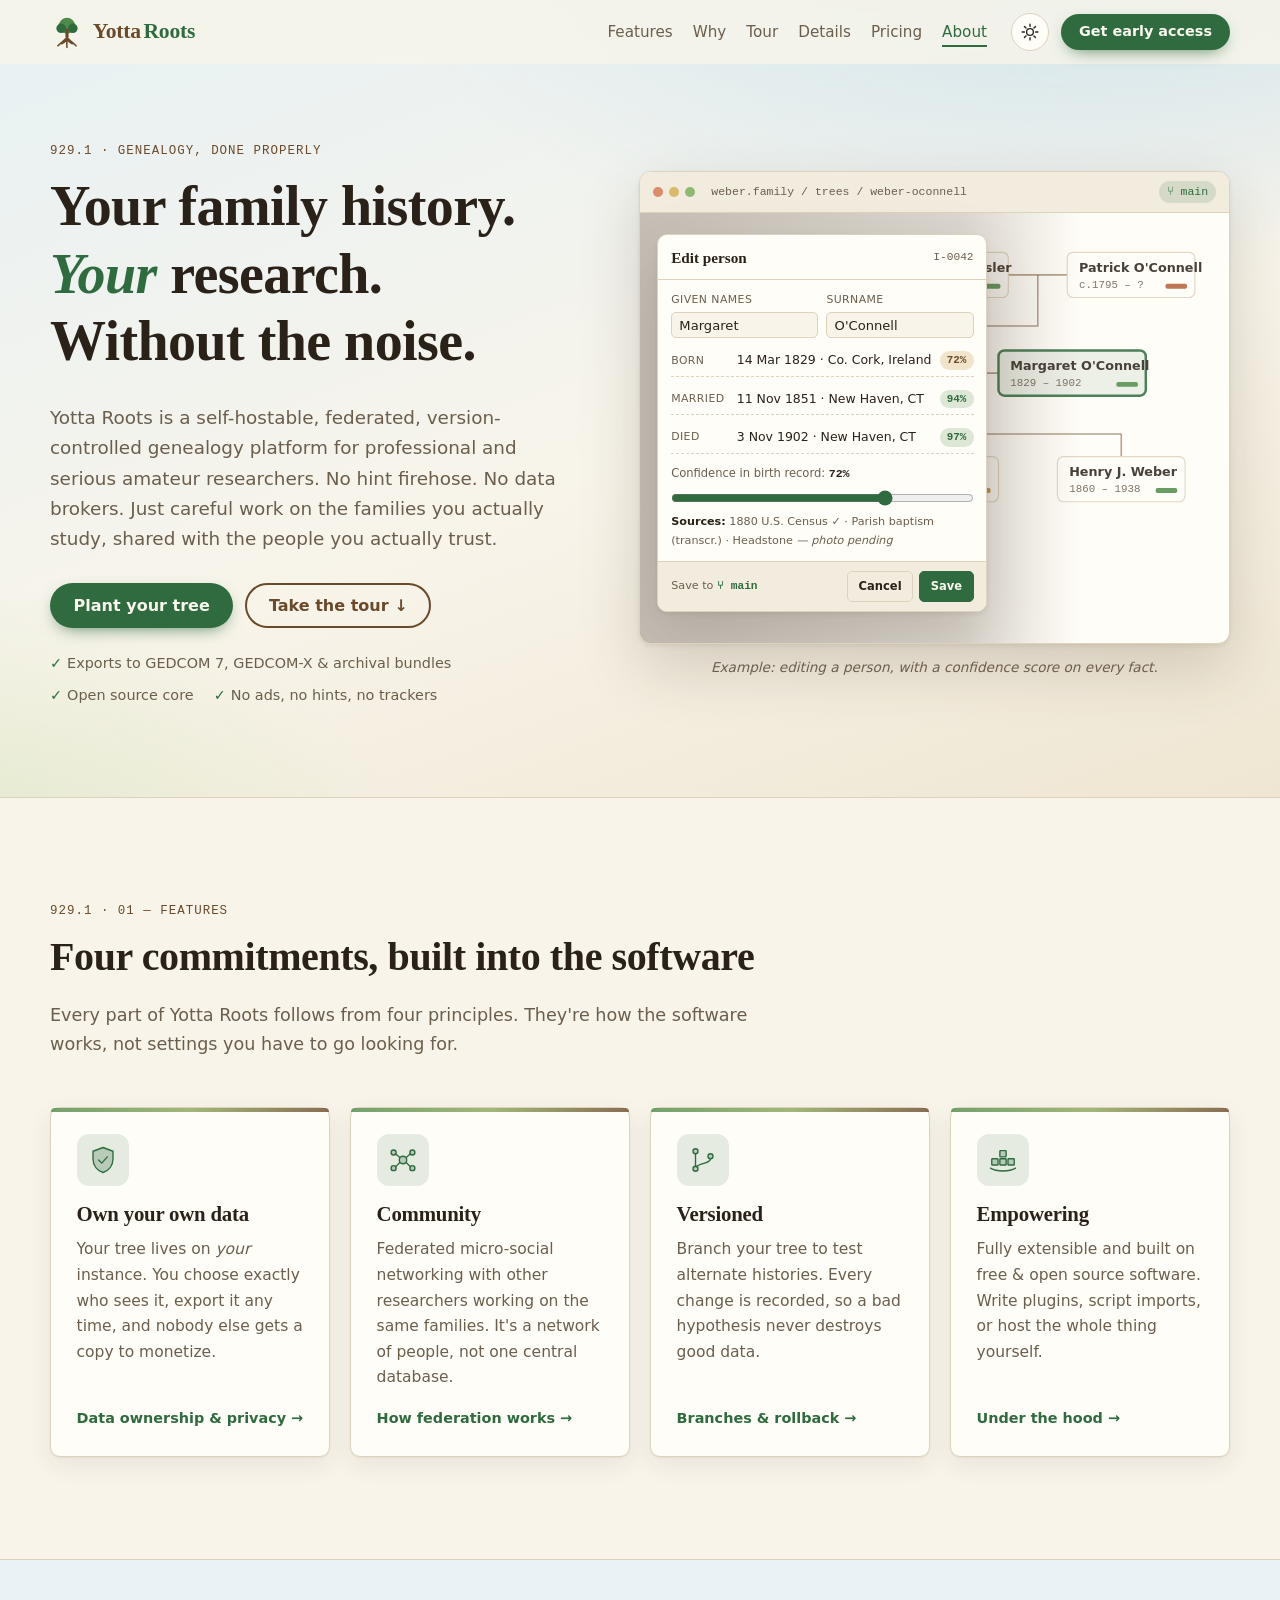
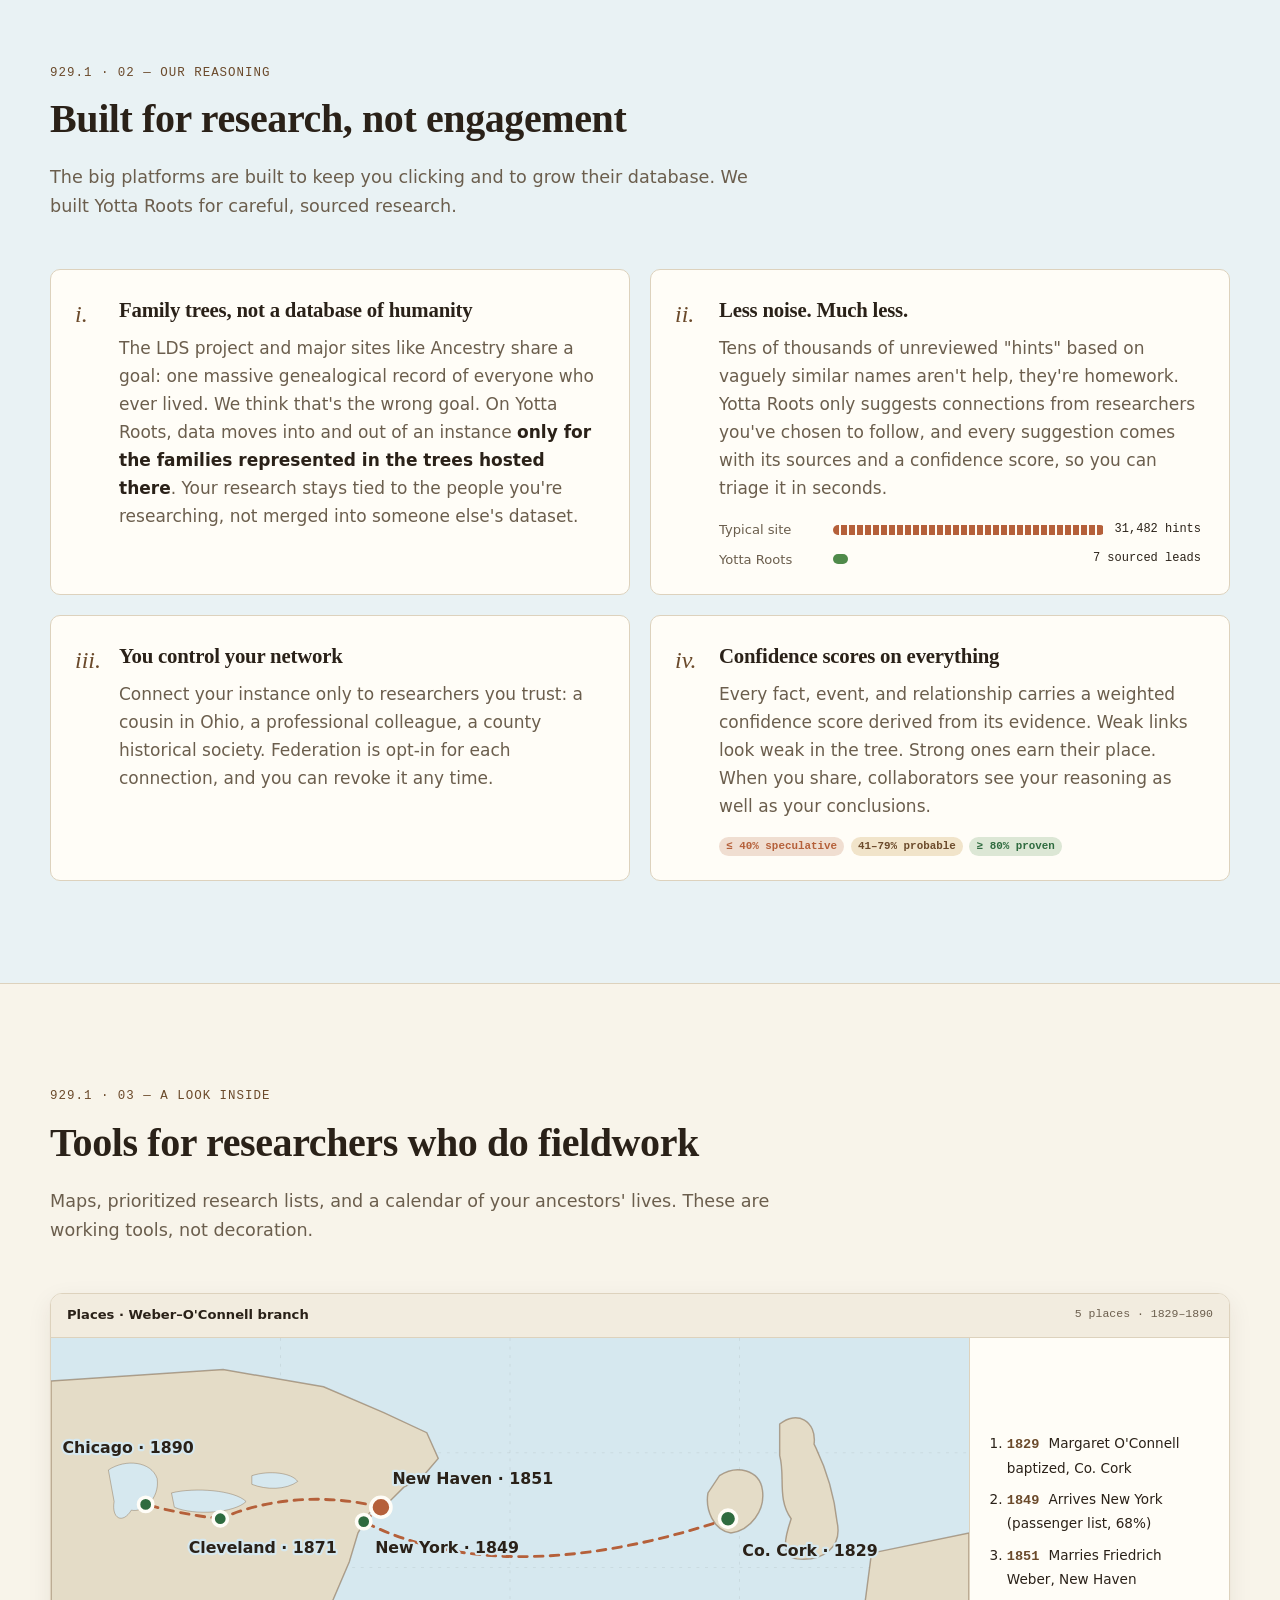
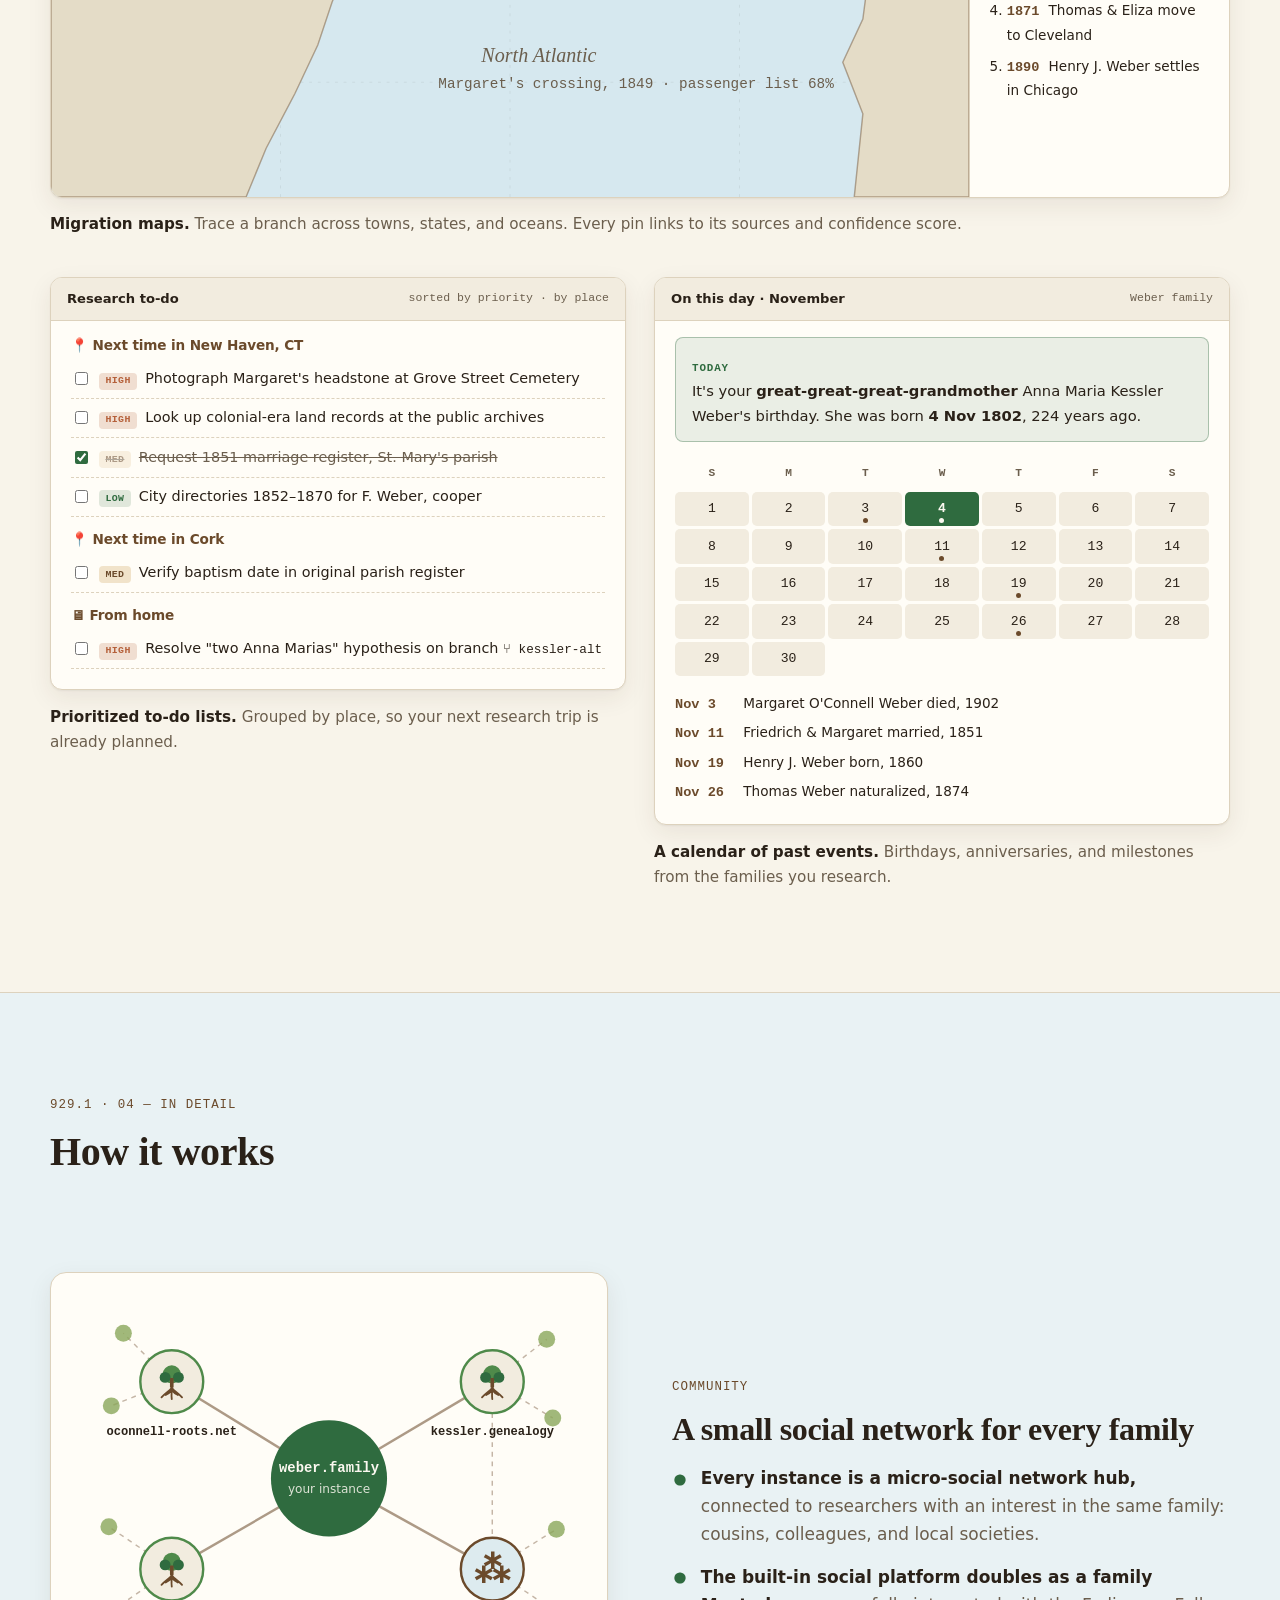
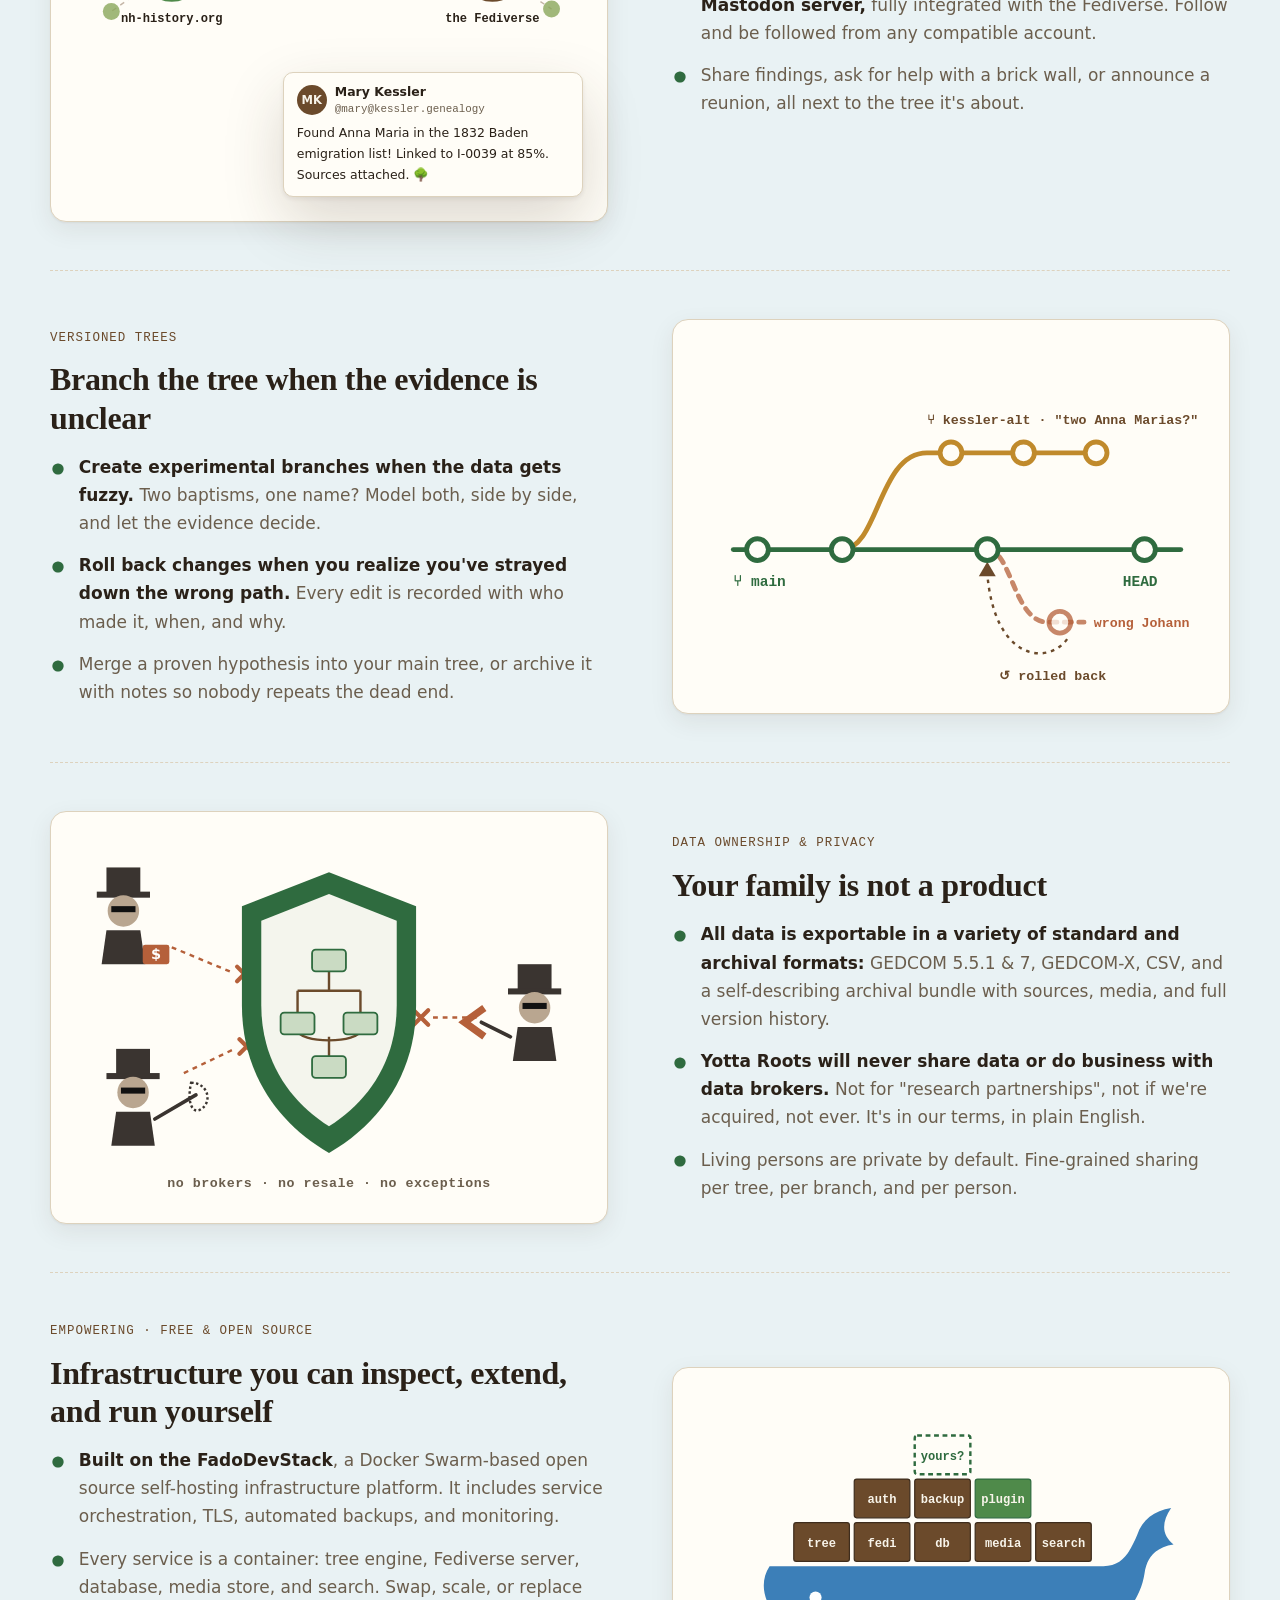
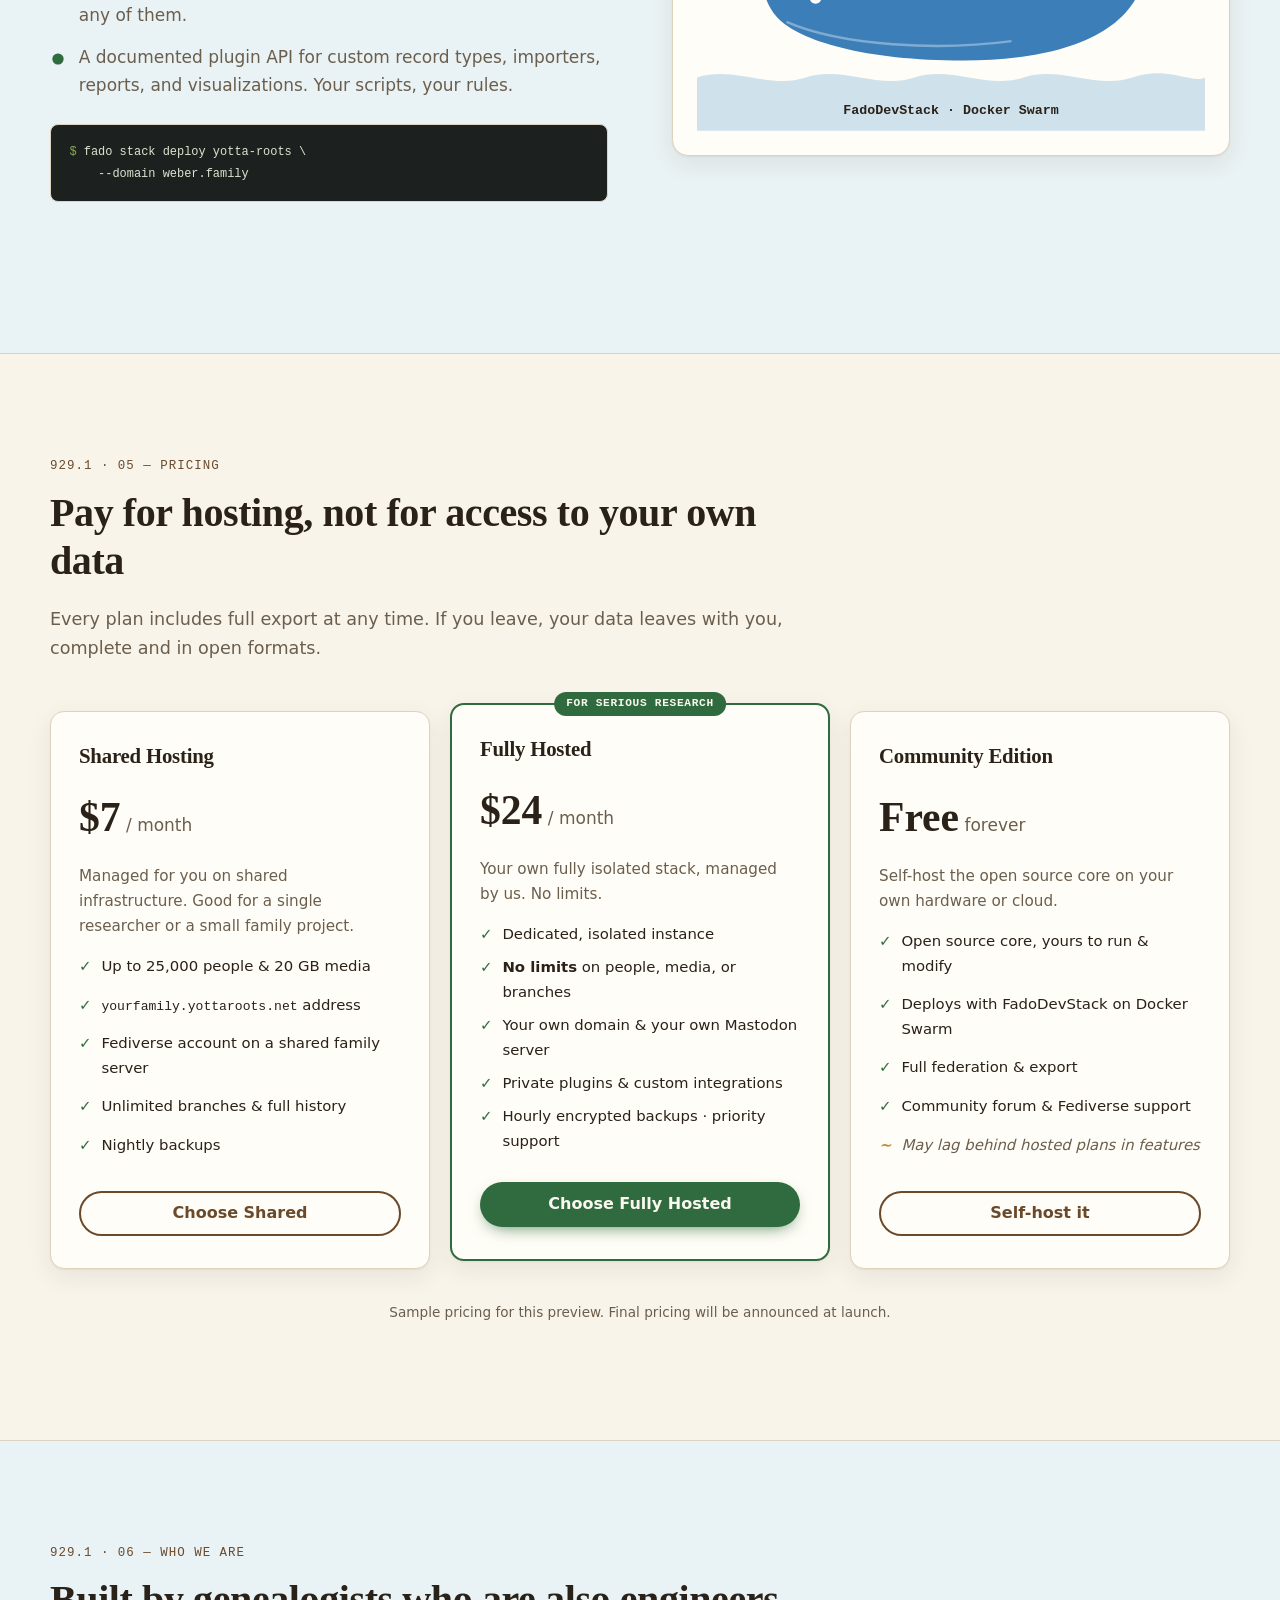
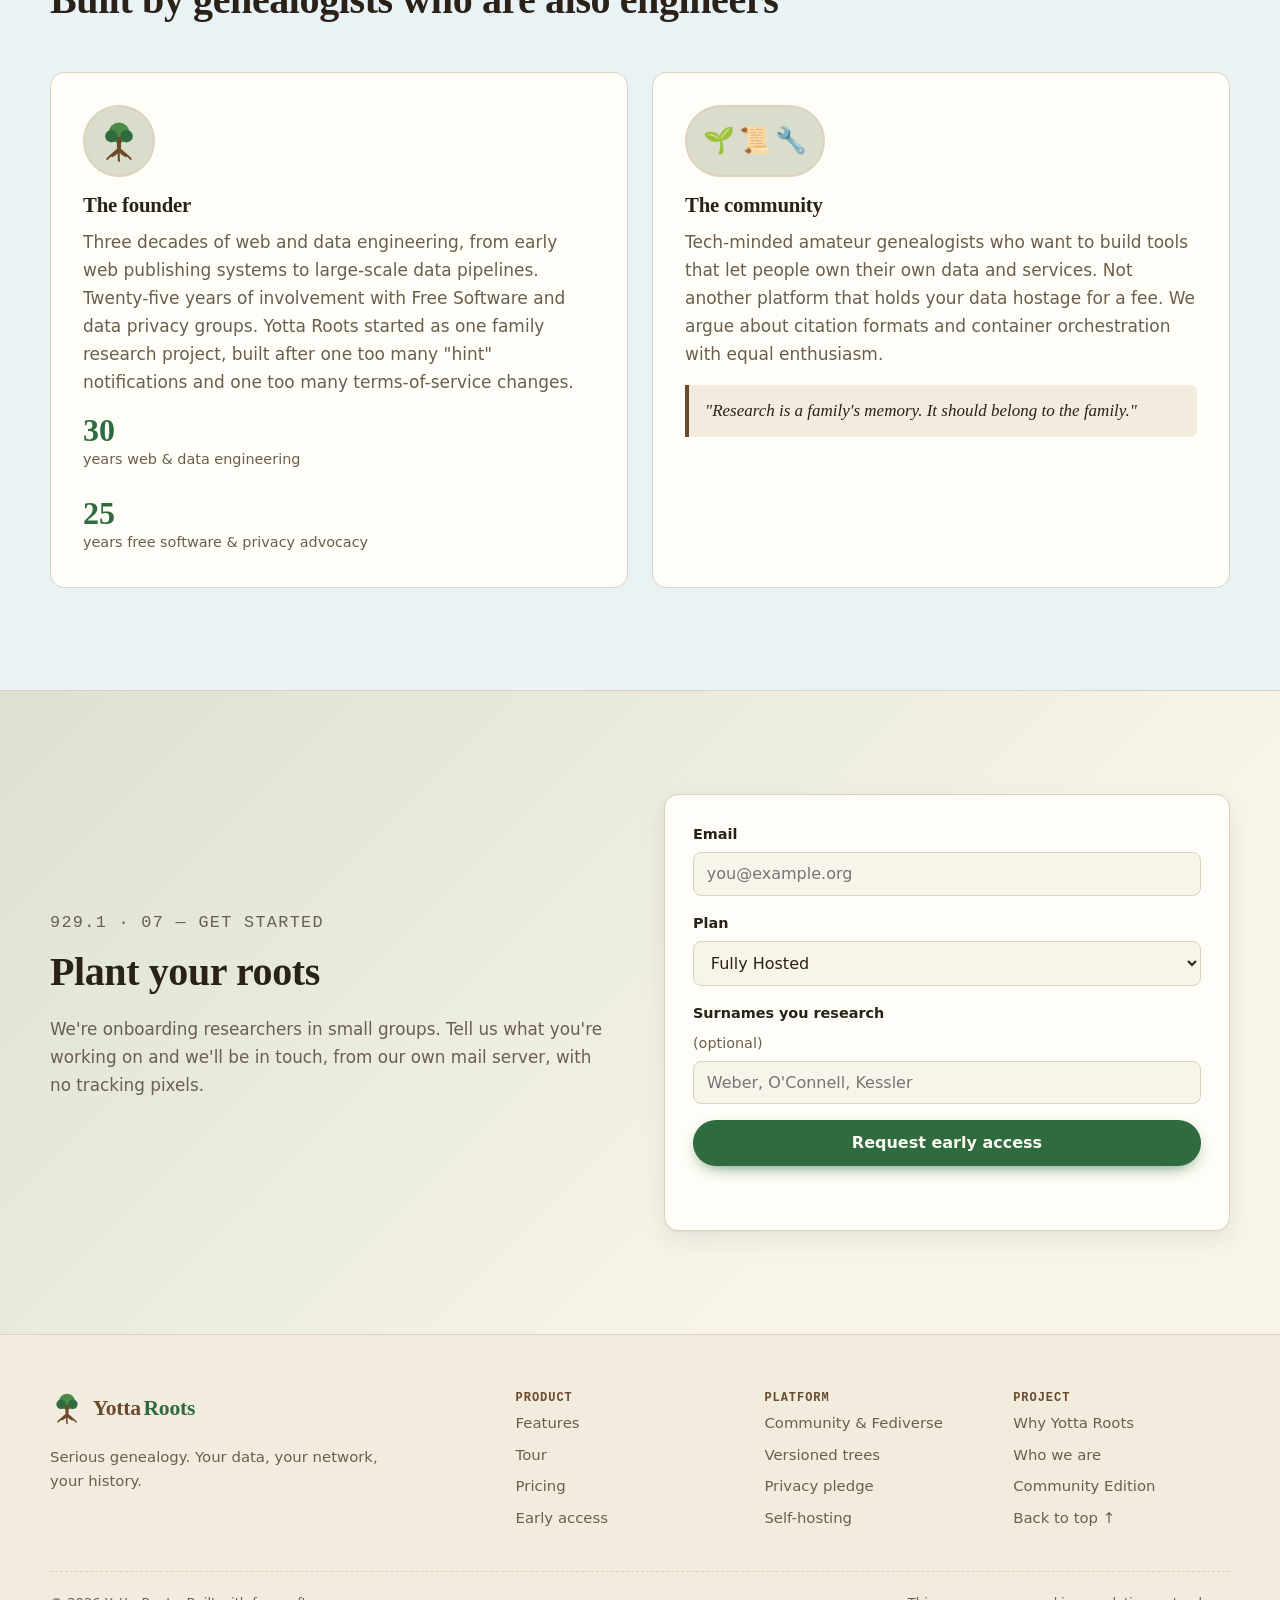
<file: module2-vibe-coding-prototypes/Exercise 1 v2 - Yotta Roots Landing Page/index.html>
<!DOCTYPE html>
<html lang="en">
<head>
  <meta charset="utf-8">
  <meta name="viewport" content="width=device-width, initial-scale=1">
  <title>Yotta Roots — Genealogy for serious researchers</title>
  <meta name="description" content="Yotta Roots is a self-hostable, federated, versioned genealogy platform for professional and serious amateur genealogists. Own your data. Skip the noise.">
  <meta name="color-scheme" content="light dark">
  <!-- Apply saved theme before paint to avoid a flash -->
  <script>
    (function () {
      try {
        var t = localStorage.getItem('yr-theme');
        if (t === 'light' || t === 'dark') document.documentElement.dataset.theme = t;
      } catch (e) {}
    })();
  </script>
  <link rel="stylesheet" href="styles.css">
  <link rel="icon" href="data:image/svg+xml,%3Csvg xmlns='http://www.w3.org/2000/svg' viewBox='0 0 64 64'%3E%3Ccircle cx='32' cy='22' r='16' fill='%234f8a4a'/%3E%3Crect x='29' y='28' width='6' height='16' fill='%236b4a2b'/%3E%3Cpath d='M32 44 L18 58 M32 44 L32 60 M32 44 L46 58' stroke='%236b4a2b' stroke-width='4' stroke-linecap='round'/%3E%3C/svg%3E">
</head>
<body>

<!-- Reusable logo mark -->
<svg width="0" height="0" style="position:absolute" aria-hidden="true">
  <symbol id="logo-mark" viewBox="0 0 64 64">
    <circle cx="32" cy="20" r="15" class="logo-canopy"/>
    <circle cx="21" cy="25" r="9" class="logo-canopy-2"/>
    <circle cx="43" cy="25" r="9" class="logo-canopy-2"/>
    <rect x="29" y="26" width="6" height="16" rx="1" class="logo-trunk"/>
    <path d="M32 42 C28 48 22 50 15 58 M32 42 C32 50 31 54 32 61 M32 42 C36 48 42 50 49 58 M32 46 C27 52 24 53 22 54 M32 46 C37 52 40 53 42 54" class="logo-roots"/>
  </symbol>
</svg>

<a class="skip-link" href="#main">Skip to content</a>

<header class="site-header" id="site-header">
  <div class="container header-inner">
    <a href="#top" class="brand" aria-label="Yotta Roots — back to top">
      <svg class="brand-mark" aria-hidden="true"><use href="#logo-mark"/></svg>
      <span class="brand-name">Yotta<span>Roots</span></span>
    </a>

    <button class="nav-toggle" id="nav-toggle" aria-expanded="false" aria-controls="site-nav">
      <span class="sr-only">Menu</span>
      <span class="bar"></span><span class="bar"></span><span class="bar"></span>
    </button>

    <nav class="site-nav" id="site-nav" aria-label="Primary">
      <ul>
        <li><a href="#features">Features</a></li>
        <li><a href="#why">Why</a></li>
        <li><a href="#tour">Tour</a></li>
        <li><a href="#details">Details</a></li>
        <li><a href="#pricing">Pricing</a></li>
        <li><a href="#about">About</a></li>
      </ul>
      <div class="nav-actions">
        <button class="theme-toggle" id="theme-toggle" type="button" aria-label="Toggle dark mode">
          <svg class="icon-sun" viewBox="0 0 24 24" aria-hidden="true"><circle cx="12" cy="12" r="4.5"/><path d="M12 1.5v3M12 19.5v3M1.5 12h3M19.5 12h3M4.6 4.6l2.1 2.1M17.3 17.3l2.1 2.1M4.6 19.4l2.1-2.1M17.3 6.7l2.1-2.1"/></svg>
          <svg class="icon-moon" viewBox="0 0 24 24" aria-hidden="true"><path d="M20 14.5A8.5 8.5 0 0 1 9.5 4a8.5 8.5 0 1 0 10.5 10.5z"/></svg>
        </button>
        <a href="#join" class="btn btn-primary btn-sm">Get early access</a>
      </div>
    </nav>
  </div>
</header>

<main id="main">

<!-- ============================ HERO ============================ -->
<section class="hero" id="top">
  <div class="container hero-grid">
    <div class="hero-copy">
      <p class="eyebrow">929.1 · Genealogy, done properly</p>
      <h1>Your family history.<br><em>Your</em> research. Without the noise.</h1>
      <p class="lede">
        Yotta Roots is a self-hostable, federated, version-controlled genealogy
        platform for professional and serious amateur researchers. No hint
        firehose. No data brokers. Just careful work on the families you
        actually study, shared with the people you actually trust.
      </p>
      <div class="hero-ctas">
        <a href="#join" class="btn btn-primary">Plant your tree</a>
        <a href="#tour" class="btn btn-ghost">Take the tour ↓</a>
      </div>
      <ul class="hero-points">
        <li>Exports to GEDCOM 7, GEDCOM-X &amp; archival bundles</li>
        <li>Open source core</li>
        <li>No ads, no hints, no trackers</li>
      </ul>
    </div>

    <!-- Example screenshot: family tree with edit-person modal -->
    <figure class="hero-shot" aria-label="Example screenshot: a family tree with the Edit Person dialog open">
      <div class="app-window">
        <div class="app-bar">
          <span class="dot"></span><span class="dot"></span><span class="dot"></span>
          <span class="app-url">weber.family / trees / weber-oconnell</span>
          <span class="app-branch">⑂ main</span>
        </div>
        <div class="app-body">
          <svg class="tree-svg" viewBox="0 0 600 360" role="img" aria-label="Family tree, three generations of the Weber family">
            <defs>
              <pattern id="grid" width="20" height="20" patternUnits="userSpaceOnUse">
                <path d="M20 0H0V20" class="grid-line"/>
              </pattern>
            </defs>
            <rect width="600" height="360" fill="url(#grid)"/>
            <!-- connectors -->
            <g class="tree-links">
              <path d="M165 63 H225"/>
              <path d="M195 63 V115 H300 V140"/>
              <path d="M375 63 H435"/>
              <path d="M405 63 V115 H300"/>
              <path d="M235 163 H365"/>
              <path d="M300 163 V225"/>
              <path d="M110 225 H490"/>
              <path d="M110 225 V248 M300 225 V248 M490 225 V248"/>
            </g>
            <!-- gen 1 -->
            <g class="node">
              <rect x="35" y="40" width="130" height="46" rx="6"/>
              <text x="47" y="60" class="n-name">Johann Weber</text>
              <text x="47" y="76" class="n-date">1798 – 1861</text>
              <rect x="135" y="72" width="22" height="5" rx="2" class="conf conf-mid"/>
            </g>
            <g class="node">
              <rect x="225" y="40" width="150" height="46" rx="6"/>
              <text x="237" y="60" class="n-name">Anna Maria Kessler</text>
              <text x="237" y="76" class="n-date">1802 – 1870</text>
              <rect x="345" y="72" width="22" height="5" rx="2" class="conf conf-hi"/>
            </g>
            <g class="node">
              <rect x="435" y="40" width="130" height="46" rx="6"/>
              <text x="447" y="60" class="n-name">Patrick O'Connell</text>
              <text x="447" y="76" class="n-date">c.1795 – ?</text>
              <rect x="535" y="72" width="22" height="5" rx="2" class="conf conf-lo"/>
            </g>
            <!-- gen 2 -->
            <g class="node">
              <rect x="105" y="140" width="130" height="46" rx="6"/>
              <text x="117" y="160" class="n-name">Friedrich Weber</text>
              <text x="117" y="176" class="n-date">1824 – 1889</text>
              <rect x="205" y="172" width="22" height="5" rx="2" class="conf conf-hi"/>
            </g>
            <g class="node node-selected">
              <rect x="365" y="140" width="150" height="46" rx="6"/>
              <text x="377" y="160" class="n-name">Margaret O'Connell</text>
              <text x="377" y="176" class="n-date">1829 – 1902</text>
              <rect x="485" y="172" width="22" height="5" rx="2" class="conf conf-hi"/>
            </g>
            <!-- gen 3 -->
            <g class="node">
              <rect x="45" y="248" width="130" height="46" rx="6"/>
              <text x="57" y="268" class="n-name">Thomas Weber</text>
              <text x="57" y="284" class="n-date">1853 – 1920</text>
              <rect x="145" y="280" width="22" height="5" rx="2" class="conf conf-hi"/>
            </g>
            <g class="node">
              <rect x="235" y="248" width="130" height="46" rx="6"/>
              <text x="247" y="268" class="n-name">Eliza Weber</text>
              <text x="247" y="284" class="n-date">1856 – 1931</text>
              <rect x="335" y="280" width="22" height="5" rx="2" class="conf conf-mid"/>
            </g>
            <g class="node">
              <rect x="425" y="248" width="130" height="46" rx="6"/>
              <text x="437" y="268" class="n-name">Henry J. Weber</text>
              <text x="437" y="284" class="n-date">1860 – 1938</text>
              <rect x="525" y="280" width="22" height="5" rx="2" class="conf conf-hi"/>
            </g>
          </svg>

          <div class="modal" role="group" aria-label="Edit person dialog (example)">
            <div class="modal-head">
              <strong>Edit person</strong>
              <span class="modal-id">I-0042</span>
            </div>
            <div class="modal-body">
              <div class="field-row">
                <label>Given names<input type="text" value="Margaret" readonly tabindex="-1"></label>
                <label>Surname<input type="text" value="O'Connell" readonly tabindex="-1"></label>
              </div>
              <div class="fact">
                <span class="fact-k">Born</span>
                <span class="fact-v">14 Mar 1829 · Co. Cork, Ireland</span>
                <span class="pill pill-mid">72%</span>
              </div>
              <div class="fact">
                <span class="fact-k">Married</span>
                <span class="fact-v">11 Nov 1851 · New Haven, CT</span>
                <span class="pill pill-hi">94%</span>
              </div>
              <div class="fact">
                <span class="fact-k">Died</span>
                <span class="fact-v">3 Nov 1902 · New Haven, CT</span>
                <span class="pill pill-hi">97%</span>
              </div>
              <label class="slider-label" for="hero-conf">
                Confidence in birth record: <output id="hero-conf-out">72%</output>
              </label>
              <input type="range" id="hero-conf" min="0" max="100" value="72">
              <p class="sources"><span>Sources:</span> 1880 U.S. Census ✓ · Parish baptism (transcr.) · Headstone <em>— photo pending</em></p>
            </div>
            <div class="modal-foot">
              <span class="save-to">Save to <b>⑂ main</b></span>
              <span class="mbtn">Cancel</span>
              <span class="mbtn mbtn-primary">Save</span>
            </div>
          </div>
        </div>
      </div>
      <figcaption>Example: editing a person, with a confidence score on every fact.</figcaption>
    </figure>
  </div>
</section>

<!-- ============================ FEATURES ============================ -->
<section class="section" id="features">
  <div class="container">
    <header class="section-head">
      <p class="eyebrow">929.1 · 01 — Features</p>
      <h2>Four commitments, built into the software</h2>
      <p class="section-lede">Every part of Yotta Roots follows from four principles. They're how the software works, not settings you have to go looking for.</p>
    </header>

    <div class="feature-grid">
      <a class="feature-card" href="#privacy">
        <div class="feature-icon" aria-hidden="true">
          <svg viewBox="0 0 48 48"><path d="M24 4 L40 10 V22 C40 33 33 41 24 44 C15 41 8 33 8 22 V10 Z"/><path d="M17 24 l5 5 l9 -10" class="stroke-only"/></svg>
        </div>
        <h3>Own your own data</h3>
        <p>Your tree lives on <em>your</em> instance. You choose exactly who sees it, export it any time, and nobody else gets a copy to monetize.</p>
        <span class="card-link">Data ownership &amp; privacy →</span>
      </a>
      <a class="feature-card" href="#community">
        <div class="feature-icon" aria-hidden="true">
          <svg viewBox="0 0 48 48"><circle cx="24" cy="24" r="6"/><circle cx="9" cy="12" r="4"/><circle cx="39" cy="12" r="4"/><circle cx="9" cy="37" r="4"/><circle cx="39" cy="37" r="4"/><path d="M19 20 L12 14 M29 20 L36 14 M19 28 L12 35 M29 28 L36 35" class="stroke-only"/></svg>
        </div>
        <h3>Community</h3>
        <p>Federated micro-social networking with other researchers working on the same families. It's a network of people, not one central database.</p>
        <span class="card-link">How federation works →</span>
      </a>
      <a class="feature-card" href="#versioning">
        <div class="feature-icon" aria-hidden="true">
          <svg viewBox="0 0 48 48"><circle cx="12" cy="10" r="4"/><circle cx="12" cy="38" r="4"/><circle cx="36" cy="18" r="4"/><path d="M12 14 V34 M36 22 C36 30 20 28 13 35" class="stroke-only"/></svg>
        </div>
        <h3>Versioned</h3>
        <p>Branch your tree to test alternate histories. Every change is recorded, so a bad hypothesis never destroys good data.</p>
        <span class="card-link">Branches &amp; rollback →</span>
      </a>
      <a class="feature-card" href="#extensible">
        <div class="feature-icon" aria-hidden="true">
          <svg viewBox="0 0 48 48"><rect x="6" y="22" width="10" height="10" rx="1"/><rect x="19" y="22" width="10" height="10" rx="1"/><rect x="32" y="22" width="10" height="10" rx="1"/><rect x="19" y="9" width="10" height="10" rx="1"/><path d="M4 37 C14 43 34 43 44 37" class="stroke-only"/></svg>
        </div>
        <h3>Empowering</h3>
        <p>Fully extensible and built on free &amp; open source software. Write plugins, script imports, or host the whole thing yourself.</p>
        <span class="card-link">Under the hood →</span>
      </a>
    </div>
  </div>
</section>

<!-- ============================ WHY ============================ -->
<section class="section section-alt" id="why">
  <div class="container">
    <header class="section-head">
      <p class="eyebrow">929.1 · 02 — Our reasoning</p>
      <h2>Built for research, not engagement</h2>
      <p class="section-lede">The big platforms are built to keep you clicking and to grow their database. We built Yotta Roots for careful, sourced research.</p>
    </header>

    <div class="why-grid">
      <article class="why-item">
        <span class="why-num">i.</span>
        <h3>Family trees, not a database of humanity</h3>
        <p>The LDS project and major sites like Ancestry share a goal: one massive genealogical record of everyone who ever lived. We think that's the wrong goal. On Yotta Roots, data moves into and out of an instance <strong>only for the families represented in the trees hosted there</strong>. Your research stays tied to the people you're researching, not merged into someone else's dataset.</p>
      </article>
      <article class="why-item">
        <span class="why-num">ii.</span>
        <h3>Less noise. Much less.</h3>
        <p>Tens of thousands of unreviewed "hints" based on vaguely similar names aren't help, they're homework. Yotta Roots only suggests connections from researchers you've chosen to follow, and every suggestion comes with its sources and a confidence score, so you can triage it in seconds.</p>
        <div class="noise-compare" aria-hidden="true">
          <div><span class="nc-label">Typical site</span><span class="nc-bar nc-bar-loud"></span><span class="nc-val">31,482 hints</span></div>
          <div><span class="nc-label">Yotta Roots</span><span class="nc-bar nc-bar-quiet"></span><span class="nc-val">7 sourced leads</span></div>
        </div>
      </article>
      <article class="why-item">
        <span class="why-num">iii.</span>
        <h3>You control your network</h3>
        <p>Connect your instance only to researchers you trust: a cousin in Ohio, a professional colleague, a county historical society. Federation is opt-in for each connection, and you can revoke it any time.</p>
      </article>
      <article class="why-item">
        <span class="why-num">iv.</span>
        <h3>Confidence scores on everything</h3>
        <p>Every fact, event, and relationship carries a weighted confidence score derived from its evidence. Weak links look weak in the tree. Strong ones earn their place. When you share, collaborators see your reasoning as well as your conclusions.</p>
        <div class="conf-legend" aria-hidden="true">
          <span class="pill pill-lo">≤ 40% speculative</span>
          <span class="pill pill-mid">41–79% probable</span>
          <span class="pill pill-hi">≥ 80% proven</span>
        </div>
      </article>
    </div>
  </div>
</section>

<!-- ============================ TOUR / SCREENSHOTS ============================ -->
<section class="section" id="tour">
  <div class="container">
    <header class="section-head">
      <p class="eyebrow">929.1 · 03 — A look inside</p>
      <h2>Tools for researchers who do fieldwork</h2>
      <p class="section-lede">Maps, prioritized research lists, and a calendar of your ancestors' lives. These are working tools, not decoration.</p>
    </header>

    <!-- Map -->
    <figure class="shot shot-wide">
      <div class="shot-frame">
        <div class="shot-bar"><span class="shot-title">Places · Weber–O'Connell branch</span><span class="shot-meta">5 places · 1829–1890</span></div>
        <div class="map-wrap">
          <svg class="map-svg" viewBox="0 0 640 320" role="img" aria-label="Map tracing the family from Cork, Ireland to New York, New Haven, Cleveland and Chicago">
            <rect width="640" height="320" class="map-sea"/>
            <g class="map-graticule">
              <path d="M0 80H640M0 160H640M0 240H640M160 0V320M320 0V320M480 0V320"/>
            </g>
            <!-- North America (stylized) -->
            <path class="map-land" d="M0 30 L120 22 L190 34 L232 52 L262 66 L270 84 L258 98 L246 104 L236 114 L222 122 L214 136 L208 156 L196 184 L186 214 L170 248 L150 286 L136 320 L0 320 Z"/>
            <!-- Great Lakes -->
            <path class="map-lake" d="M40 92 C52 84 70 86 74 98 C76 112 64 122 56 120 C50 130 42 126 44 114 Z"/>
            <path class="map-lake" d="M84 108 C100 104 128 106 136 114 C128 122 100 124 86 118 Z"/>
            <path class="map-lake" d="M140 96 C152 92 168 94 172 100 C164 106 150 106 140 102 Z"/>
            <!-- Ireland & Britain -->
            <path class="map-land" d="M466 96 C478 88 494 92 496 106 C498 120 488 134 474 136 C462 134 456 120 458 108 Z"/>
            <path class="map-land" d="M508 60 C520 50 534 58 532 74 C540 90 546 110 548 128 C552 146 538 156 520 154 C508 152 512 138 516 126 C506 112 512 96 508 82 Z"/>
            <!-- Continental Europe edge -->
            <path class="map-land" d="M572 150 L640 136 L640 320 L560 320 L566 262 L552 226 L566 196 Z"/>

            <!-- Route -->
            <path class="map-route" d="M472 126 C400 150 300 170 218 128"/>
            <path class="map-route" d="M218 128 L230 118"/>
            <path class="map-route" d="M230 118 C190 108 150 112 118 126"/>
            <path class="map-route" d="M118 126 C100 124 80 120 66 116"/>

            <!-- Pins -->
            <g class="pin"><circle cx="472" cy="126" r="6"/><text x="482" y="152">Co. Cork · 1829</text></g>
            <g class="pin"><circle cx="218" cy="128" r="5"/><text x="226" y="150">New York · 1849</text></g>
            <g class="pin pin-focus"><circle cx="230" cy="118" r="7"/><text x="238" y="102">New Haven · 1851</text></g>
            <g class="pin"><circle cx="118" cy="126" r="5"/><text x="96" y="150">Cleveland · 1871</text></g>
            <g class="pin"><circle cx="66" cy="116" r="5"/><text x="8" y="80">Chicago · 1890</text></g>

            <text x="300" y="226" class="map-sea-label">North Atlantic</text>
            <text x="270" y="244" class="map-sea-note">Margaret's crossing, 1849 · passenger list 68%</text>
          </svg>
          <ol class="map-legend">
            <li><b>1829</b> Margaret O'Connell baptized, Co. Cork</li>
            <li><b>1849</b> Arrives New York (passenger list, 68%)</li>
            <li><b>1851</b> Marries Friedrich Weber, New Haven</li>
            <li><b>1871</b> Thomas &amp; Eliza move to Cleveland</li>
            <li><b>1890</b> Henry J. Weber settles in Chicago</li>
          </ol>
        </div>
      </div>
      <figcaption><strong>Migration maps.</strong> Trace a branch across towns, states, and oceans. Every pin links to its sources and confidence score.</figcaption>
    </figure>

    <div class="shot-pair">
      <!-- TODO -->
      <figure class="shot">
        <div class="shot-frame">
          <div class="shot-bar"><span class="shot-title">Research to-do</span><span class="shot-meta">sorted by priority · by place</span></div>
          <div class="todo">
            <h4>📍 Next time in New Haven, CT</h4>
            <ul>
              <li><label><input type="checkbox"> <span class="prio prio-high">High</span> Photograph Margaret's headstone at Grove Street Cemetery</label></li>
              <li><label><input type="checkbox"> <span class="prio prio-high">High</span> Look up colonial-era land records at the public archives</label></li>
              <li><label><input type="checkbox" checked> <span class="prio prio-med">Med</span> Request 1851 marriage register, St. Mary's parish</label></li>
              <li><label><input type="checkbox"> <span class="prio prio-low">Low</span> City directories 1852–1870 for F. Weber, cooper</label></li>
            </ul>
            <h4>📍 Next time in Cork</h4>
            <ul>
              <li><label><input type="checkbox"> <span class="prio prio-med">Med</span> Verify baptism date in original parish register</label></li>
            </ul>
            <h4>🖥 From home</h4>
            <ul>
              <li><label><input type="checkbox"> <span class="prio prio-high">High</span> <span>Resolve "two Anna Marias" hypothesis on branch <code>⑂ kessler-alt</code></span></label></li>
            </ul>
          </div>
        </div>
        <figcaption><strong>Prioritized to-do lists.</strong> Grouped by place, so your next research trip is already planned.</figcaption>
      </figure>

      <!-- Calendar -->
      <figure class="shot">
        <div class="shot-frame">
          <div class="shot-bar"><span class="shot-title">On this day · November</span><span class="shot-meta">Weber family</span></div>
          <div class="calendar">
            <div class="today-card">
              <span class="today-label">Today</span>
              <p>It's your <strong>great-great-great-grandmother</strong> Anna Maria Kessler Weber's birthday. She was born <b>4 Nov 1802</b>, 224 years ago.</p>
            </div>
            <div class="cal-grid" aria-label="November calendar">
              <span class="dow">S</span><span class="dow">M</span><span class="dow">T</span><span class="dow">W</span><span class="dow">T</span><span class="dow">F</span><span class="dow">S</span>
              <span>1</span><span>2</span><span class="ev">3</span><span class="ev today">4</span><span>5</span><span>6</span><span>7</span>
              <span>8</span><span>9</span><span>10</span><span class="ev">11</span><span>12</span><span>13</span><span>14</span>
              <span>15</span><span>16</span><span>17</span><span>18</span><span class="ev">19</span><span>20</span><span>21</span>
              <span>22</span><span>23</span><span>24</span><span>25</span><span class="ev">26</span><span>27</span><span>28</span>
              <span>29</span><span>30</span><span class="blank"></span><span class="blank"></span><span class="blank"></span><span class="blank"></span><span class="blank"></span>
            </div>
            <ul class="cal-events">
              <li><b>Nov 3</b> Margaret O'Connell Weber died, 1902</li>
              <li><b>Nov 11</b> Friedrich &amp; Margaret married, 1851</li>
              <li><b>Nov 19</b> Henry J. Weber born, 1860</li>
              <li><b>Nov 26</b> Thomas Weber naturalized, 1874</li>
            </ul>
          </div>
        </div>
        <figcaption><strong>A calendar of past events.</strong> Birthdays, anniversaries, and milestones from the families you research.</figcaption>
      </figure>
    </div>
  </div>
</section>

<!-- ============================ FEATURE DETAILS ============================ -->
<section class="section section-alt" id="details">
  <div class="container">
    <header class="section-head">
      <p class="eyebrow">929.1 · 04 — In detail</p>
      <h2>How it works</h2>
    </header>

    <!-- Community -->
    <article class="detail" id="community">
      <div class="detail-art">
        <svg viewBox="0 0 420 300" role="img" aria-label="Your instance as a hub connected to other researchers' instances and the wider Fediverse">
          <g class="net-links">
            <path d="M210 150 L80 70 M210 150 L345 70 M210 150 L80 225 M210 150 L345 225"/>
            <path d="M80 70 L40 30 M80 70 L30 90 M345 70 L390 35 M345 70 L395 100 M80 225 L30 260 M80 225 L28 190 M345 225 L394 258 M345 225 L398 192 M345 96 L345 199" class="net-faint"/>
          </g>
          <circle cx="210" cy="150" r="48" class="hub hub-main"/>
          <text x="210" y="145" class="hub-label">weber.family</text>
          <text x="210" y="162" class="hub-sub">your instance</text>
          <g class="hub-peer"><circle cx="80" cy="70" r="26"/><use href="#logo-mark" x="64" y="54" width="32" height="32"/><text x="80" y="114">oconnell-roots.net</text></g>
          <g class="hub-peer"><circle cx="345" cy="70" r="26"/><use href="#logo-mark" x="329" y="54" width="32" height="32"/><text x="345" y="114">kessler.genealogy</text></g>
          <g class="hub-peer"><circle cx="80" cy="225" r="26"/><use href="#logo-mark" x="64" y="209" width="32" height="32"/><text x="80" y="269">nh-history.org</text></g>
          <g class="hub-peer hub-fedi"><circle cx="345" cy="225" r="26"/><text x="345" y="236" class="fedi-glyph">⁂</text><text x="345" y="269">the Fediverse</text></g>
          <g class="sat"><circle cx="40" cy="30" r="7"/><circle cx="30" cy="90" r="7"/><circle cx="390" cy="35" r="7"/><circle cx="395" cy="100" r="7"/><circle cx="30" cy="260" r="7"/><circle cx="28" cy="190" r="7"/><circle cx="394" cy="258" r="7"/><circle cx="398" cy="192" r="7"/></g>
        </svg>
        <div class="toot" aria-hidden="true">
          <div class="toot-head"><span class="avatar">MK</span><span><b>Mary Kessler</b><br><small>@mary@kessler.genealogy</small></span></div>
          <p>Found Anna Maria in the 1832 Baden emigration list! Linked to I-0039 at 85%. Sources attached. 🌳</p>
        </div>
      </div>
      <div class="detail-copy">
        <p class="eyebrow">Community</p>
        <h3>A small social network for every family</h3>
        <ul class="checklist">
          <li><strong>Every instance is a micro-social network hub,</strong> connected to researchers with an interest in the same family: cousins, colleagues, and local societies.</li>
          <li><strong>The built-in social platform doubles as a family Mastodon server,</strong> fully integrated with the Fediverse. Follow and be followed from any compatible account.</li>
          <li>Share findings, ask for help with a brick wall, or announce a reunion, all next to the tree it's about.</li>
        </ul>
      </div>
    </article>

    <!-- Versioning -->
    <article class="detail detail-flip" id="versioning">
      <div class="detail-art">
        <svg viewBox="0 0 420 285" role="img" aria-label="Branch diagram: an experimental branch splits from main, and a change is rolled back">
          <path class="br-line br-main" d="M30 170 H400"/>
          <path class="br-line br-exp" d="M120 170 C150 170 150 90 190 90 H330"/>
          <path class="br-line br-dead" d="M240 170 C260 170 262 230 290 230 H320"/>
          <!-- rollback arrow -->
          <path class="br-revert" d="M306 244 C290 266 246 262 240 190"/>
          <polygon class="br-revert-head" points="233,192 247,192 240,180"/>

          <g class="commit"><circle cx="50" cy="170" r="9"/><circle cx="120" cy="170" r="9"/><circle cx="240" cy="170" r="9"/><circle cx="370" cy="170" r="9"/></g>
          <g class="commit commit-exp"><circle cx="210" cy="90" r="9"/><circle cx="270" cy="90" r="9"/><circle cx="330" cy="90" r="9"/></g>
          <g class="commit commit-dead"><circle cx="300" cy="230" r="9"/></g>

          <text x="30" y="200" class="br-label">⑂ main</text>
          <text x="190" y="66" class="br-label br-label-exp">⑂ kessler-alt · "two Anna Marias?"</text>
          <text x="328" y="234" class="br-label br-label-dead">wrong Johann</text>
          <text x="250" y="278" class="br-label br-revert-label">↺ rolled back</text>
          <text x="352" y="200" class="br-label">HEAD</text>
        </svg>
      </div>
      <div class="detail-copy">
        <p class="eyebrow">Versioned trees</p>
        <h3>Branch the tree when the evidence is unclear</h3>
        <ul class="checklist">
          <li><strong>Create experimental branches when the data gets fuzzy.</strong> Two baptisms, one name? Model both, side by side, and let the evidence decide.</li>
          <li><strong>Roll back changes when you realize you've strayed down the wrong path.</strong> Every edit is recorded with who made it, when, and why.</li>
          <li>Merge a proven hypothesis into your main tree, or archive it with notes so nobody repeats the dead end.</li>
        </ul>
      </div>
    </article>

    <!-- Privacy -->
    <article class="detail" id="privacy">
      <div class="detail-art">
        <svg viewBox="0 0 420 300" role="img" aria-label="A shield protecting your family tree from data brokers">
          <!-- brokers -->
          <g class="broker" transform="translate(40 60)">
            <rect x="-14" y="-34" width="28" height="22" class="hat"/><rect x="-22" y="-14" width="44" height="5" class="hat"/>
            <circle cx="0" cy="2" r="13" class="face"/><rect x="-10" y="-2" width="20" height="5" class="shades"/>
            <path d="M-18 46 L-14 18 H14 L18 46 Z" class="suit"/>
            <rect x="16" y="30" width="22" height="16" rx="2" class="case"/><text x="27" y="42" class="case-sign">$</text>
          </g>
          <g class="broker" transform="translate(48 210)">
            <rect x="-14" y="-34" width="28" height="22" class="hat"/><rect x="-22" y="-14" width="44" height="5" class="hat"/>
            <circle cx="0" cy="2" r="13" class="face"/><rect x="-10" y="-2" width="20" height="5" class="shades"/>
            <path d="M-18 46 L-14 18 H14 L18 46 Z" class="suit"/>
            <path d="M18 24 L52 4" class="net-pole"/><path d="M48 -6 C62 -6 66 10 56 16 C50 20 44 12 48 -6 Z" class="net-bag"/>
          </g>
          <g class="broker" transform="translate(380 140)">
            <rect x="-14" y="-34" width="28" height="22" class="hat"/><rect x="-22" y="-14" width="44" height="5" class="hat"/>
            <circle cx="0" cy="2" r="13" class="face"/><rect x="-10" y="-2" width="20" height="5" class="shades"/>
            <path d="M-18 46 L-14 18 H14 L18 46 Z" class="suit"/>
            <path d="M-20 26 L-44 14" class="net-pole"/><path d="M-44 4 L-58 14 L-44 24" class="magnet"/>
          </g>
          <!-- blocked attempts -->
          <g class="blocked">
            <path d="M80 92 L128 112 M90 196 L132 176 M332 150 L294 150"/>
            <g class="x"><path d="M134 108 l12 12 M146 108 l-12 12"/><path d="M136 168 l12 12 M148 168 l-12 12"/><path d="M280 144 l12 12 M292 144 l-12 12"/></g>
          </g>
          <!-- shield -->
          <path class="shield" d="M210 30 L282 58 V140 C282 196 252 238 210 262 C168 238 138 196 138 140 V58 Z"/>
          <path class="shield-inner" d="M210 48 L266 70 V140 C266 186 242 220 210 240 C178 220 154 186 154 140 V70 Z"/>
          <!-- mini tree inside -->
          <g class="mini-tree">
            <path d="M210 112 V128 M184 128 H236 M184 128 V146 M236 128 V146 M210 166 V182 M184 160 C184 172 236 172 236 160"/>
            <rect x="196" y="94" width="28" height="18" rx="3"/><rect x="170" y="146" width="28" height="18" rx="3"/><rect x="222" y="146" width="28" height="18" rx="3"/><rect x="196" y="182" width="28" height="18" rx="3"/>
          </g>
          <text x="210" y="290" class="shield-caption">no brokers · no resale · no exceptions</text>
        </svg>
      </div>
      <div class="detail-copy">
        <p class="eyebrow">Data ownership &amp; privacy</p>
        <h3>Your family is not a product</h3>
        <ul class="checklist">
          <li><strong>All data is exportable in a variety of standard and archival formats:</strong> GEDCOM 5.5.1 &amp; 7, GEDCOM-X, CSV, and a self-describing archival bundle with sources, media, and full version history.</li>
          <li><strong>Yotta Roots will never share data or do business with data brokers.</strong> Not for "research partnerships", not if we're acquired, not ever. It's in our terms, in plain English.</li>
          <li>Living persons are private by default. Fine-grained sharing per tree, per branch, and per person.</li>
        </ul>
      </div>
    </article>

    <!-- Empowering -->
    <article class="detail detail-flip" id="extensible">
      <div class="detail-art">
        <svg viewBox="0 0 420 280" role="img" aria-label="A whale carrying shipping containers labeled with the Yotta Roots services">
          <!-- containers -->
          <g class="containers">
            <g><rect x="80" y="108" width="46" height="32" rx="2"/><text x="103" y="128">tree</text></g>
            <g><rect x="130" y="108" width="46" height="32" rx="2"/><text x="153" y="128">fedi</text></g>
            <g><rect x="180" y="108" width="46" height="32" rx="2"/><text x="203" y="128">db</text></g>
            <g><rect x="230" y="108" width="46" height="32" rx="2"/><text x="253" y="128">media</text></g>
            <g><rect x="280" y="108" width="46" height="32" rx="2"/><text x="303" y="128">search</text></g>
            <g><rect x="130" y="72" width="46" height="32" rx="2"/><text x="153" y="92">auth</text></g>
            <g><rect x="180" y="72" width="46" height="32" rx="2"/><text x="203" y="92">backup</text></g>
            <g class="c-plugin"><rect x="230" y="72" width="46" height="32" rx="2"/><text x="253" y="92">plugin</text></g>
            <g class="c-plugin"><rect x="180" y="36" width="46" height="32" rx="2"/><text x="203" y="56">yours?</text></g>
          </g>
          <!-- whale -->
          <path class="whale" d="M60 144 H336 C352 144 358 132 364 118 C368 106 378 98 392 96 C384 108 384 118 394 126 C380 128 372 136 370 150 C362 200 300 222 220 222 C140 222 84 206 66 186 C54 172 52 156 60 144 Z"/>
          <circle cx="98" cy="170" r="5" class="whale-eye"/>
          <path class="whale-belly" d="M74 190 C120 210 200 214 260 206"/>
          <!-- water -->
          <path class="water" d="M0 236 C30 226 60 246 90 236 C120 226 150 246 180 236 C210 226 240 246 270 236 C300 226 330 246 360 236 C390 226 410 242 420 236 V280 H0 Z"/>
          <text x="210" y="266" class="water-label">FadoDevStack · Docker Swarm</text>
        </svg>
      </div>
      <div class="detail-copy">
        <p class="eyebrow">Empowering · free &amp; open source</p>
        <h3>Infrastructure you can inspect, extend, and run yourself</h3>
        <ul class="checklist">
          <li><strong>Built on the FadoDevStack</strong>, a Docker Swarm-based open source self-hosting infrastructure platform. It includes service orchestration, TLS, automated backups, and monitoring.</li>
          <li>Every service is a container: tree engine, Fediverse server, database, media store, and search. Swap, scale, or replace any of them.</li>
          <li>A documented plugin API for custom record types, importers, reports, and visualizations. Your scripts, your rules.</li>
        </ul>
        <pre class="code-sample" aria-label="Example deployment command"><code><span class="c-prompt">$</span> fado stack deploy yotta-roots \
    --domain weber.family</code></pre>
      </div>
    </article>
  </div>
</section>

<!-- ============================ PRICING ============================ -->
<section class="section" id="pricing">
  <div class="container">
    <header class="section-head">
      <p class="eyebrow">929.1 · 05 — Pricing</p>
      <h2>Pay for hosting, not for access to your own data</h2>
      <p class="section-lede">Every plan includes full export at any time. If you leave, your data leaves with you, complete and in open formats.</p>
    </header>

    <div class="pricing-grid">
      <article class="plan">
        <h3>Shared Hosting</h3>
        <p class="plan-price"><span class="amt">$7</span> / month</p>
        <p class="plan-desc">Managed for you on shared infrastructure. Good for a single researcher or a small family project.</p>
        <ul class="plan-list">
          <li>Up to 25,000 people &amp; 20 GB media</li>
          <li><code>yourfamily.yottaroots.net</code> address</li>
          <li>Fediverse account on a shared family server</li>
          <li>Unlimited branches &amp; full history</li>
          <li>Nightly backups</li>
        </ul>
        <a href="#join" class="btn btn-ghost btn-block" data-plan="shared">Choose Shared</a>
      </article>

      <article class="plan plan-featured">
        <span class="plan-badge">For serious research</span>
        <h3>Fully Hosted</h3>
        <p class="plan-price"><span class="amt">$24</span> / month</p>
        <p class="plan-desc">Your own fully isolated stack, managed by us. No limits.</p>
        <ul class="plan-list">
          <li>Dedicated, isolated instance</li>
          <li><strong>No limits</strong> on people, media, or branches</li>
          <li>Your own domain &amp; your own Mastodon server</li>
          <li>Private plugins &amp; custom integrations</li>
          <li>Hourly encrypted backups · priority support</li>
        </ul>
        <a href="#join" class="btn btn-primary btn-block" data-plan="hosted">Choose Fully Hosted</a>
      </article>

      <article class="plan">
        <h3>Community Edition</h3>
        <p class="plan-price"><span class="amt">Free</span> forever</p>
        <p class="plan-desc">Self-host the open source core on your own hardware or cloud.</p>
        <ul class="plan-list">
          <li>Open source core, yours to run &amp; modify</li>
          <li>Deploys with FadoDevStack on Docker Swarm</li>
          <li>Full federation &amp; export</li>
          <li>Community forum &amp; Fediverse support</li>
          <li class="caveat">May lag behind hosted plans in features</li>
        </ul>
        <a href="#extensible" class="btn btn-ghost btn-block" data-plan="community">Self-host it</a>
      </article>
    </div>
    <p class="fine-print">Sample pricing for this preview. Final pricing will be announced at launch.</p>
  </div>
</section>

<!-- ============================ ABOUT ============================ -->
<section class="section section-alt" id="about">
  <div class="container">
    <header class="section-head">
      <p class="eyebrow">929.1 · 06 — Who we are</p>
      <h2>Built by genealogists who are also engineers</h2>
    </header>

    <div class="about-grid">
      <article class="about-card">
        <div class="about-avatar" aria-hidden="true">
          <svg viewBox="0 0 64 64"><use href="#logo-mark"/></svg>
        </div>
        <h3>The founder</h3>
        <p>Three decades of web and data engineering, from early web publishing systems to large-scale data pipelines. Twenty-five years of involvement with Free Software and data privacy groups. Yotta Roots started as one family research project, built after one too many "hint" notifications and one too many terms-of-service changes.</p>
        <ul class="creds">
          <li><b>30</b> years web &amp; data engineering</li>
          <li><b>25</b> years free software &amp; privacy advocacy</li>
        </ul>
      </article>
      <article class="about-card">
        <div class="about-avatar about-avatar-group" aria-hidden="true">
          <span>🌱</span><span>📜</span><span>🔧</span>
        </div>
        <h3>The community</h3>
        <p>Tech-minded amateur genealogists who want to build tools that let people own their own data and services. Not another platform that holds your data hostage for a fee. We argue about citation formats and container orchestration with equal enthusiasm.</p>
        <blockquote>"Research is a family's memory. It should belong to the family."</blockquote>
      </article>
    </div>
  </div>
</section>

<!-- ============================ JOIN ============================ -->
<section class="section join" id="join">
  <div class="container join-inner">
    <div>
      <p class="eyebrow">929.1 · 07 — Get started</p>
      <h2>Plant your roots</h2>
      <p>We're onboarding researchers in small groups. Tell us what you're working on and we'll be in touch, from our own mail server, with no tracking pixels.</p>
    </div>
    <form class="join-form" id="join-form" novalidate>
      <label>Email
        <input type="email" name="email" id="join-email" placeholder="you@example.org" required autocomplete="email">
      </label>
      <label>Plan
        <select name="plan" id="join-plan">
          <option value="hosted">Fully Hosted</option>
          <option value="shared">Shared Hosting</option>
          <option value="community">Community Edition</option>
        </select>
      </label>
      <label>Surnames you research <span class="opt">(optional)</span>
        <input type="text" name="surnames" placeholder="Weber, O'Connell, Kessler">
      </label>
      <button type="submit" class="btn btn-primary btn-block">Request early access</button>
      <p class="form-msg" id="form-msg" role="status" aria-live="polite"></p>
    </form>
  </div>
</section>

</main>

<!-- ============================ FOOTER ============================ -->
<footer class="site-footer">
  <div class="container footer-grid">
    <div class="footer-brand">
      <a href="#top" class="brand">
        <svg class="brand-mark" aria-hidden="true"><use href="#logo-mark"/></svg>
        <span class="brand-name">Yotta<span>Roots</span></span>
      </a>
      <p>Serious genealogy. Your data, your network, your history.</p>
    </div>
    <nav aria-label="Product">
      <h4>Product</h4>
      <ul>
        <li><a href="#features">Features</a></li>
        <li><a href="#tour">Tour</a></li>
        <li><a href="#pricing">Pricing</a></li>
        <li><a href="#join">Early access</a></li>
      </ul>
    </nav>
    <nav aria-label="Platform">
      <h4>Platform</h4>
      <ul>
        <li><a href="#community">Community &amp; Fediverse</a></li>
        <li><a href="#versioning">Versioned trees</a></li>
        <li><a href="#privacy">Privacy pledge</a></li>
        <li><a href="#extensible">Self-hosting</a></li>
      </ul>
    </nav>
    <nav aria-label="Project">
      <h4>Project</h4>
      <ul>
        <li><a href="#why">Why Yotta Roots</a></li>
        <li><a href="#about">Who we are</a></li>
        <li><a href="#pricing">Community Edition</a></li>
        <li><a href="#top">Back to top ↑</a></li>
      </ul>
    </nav>
  </div>
  <div class="container footer-bottom">
    <p>© <span id="year">2026</span> Yotta Roots. Built with free software.</p>
    <p>This page uses no cookies, analytics, or trackers.</p>
  </div>
</footer>

<script src="script.js"></script>
</body>
</html>
</file>
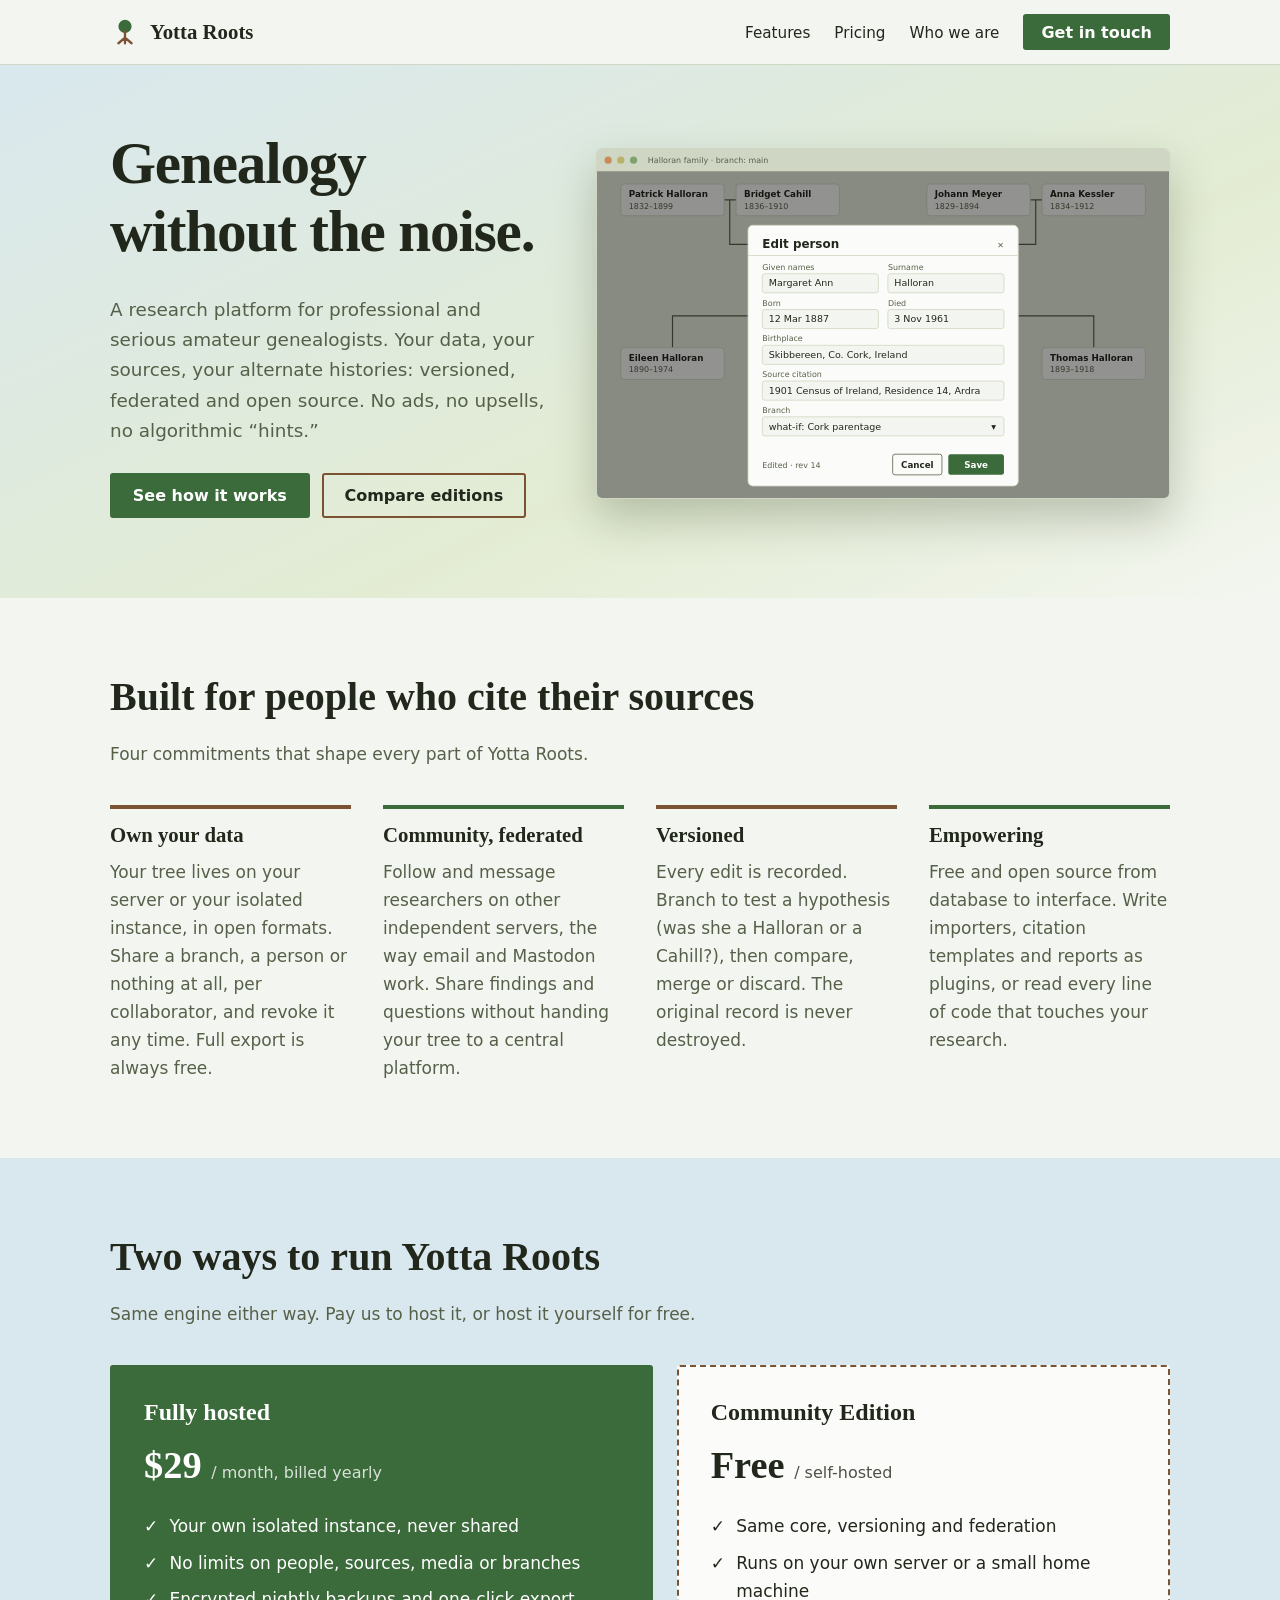
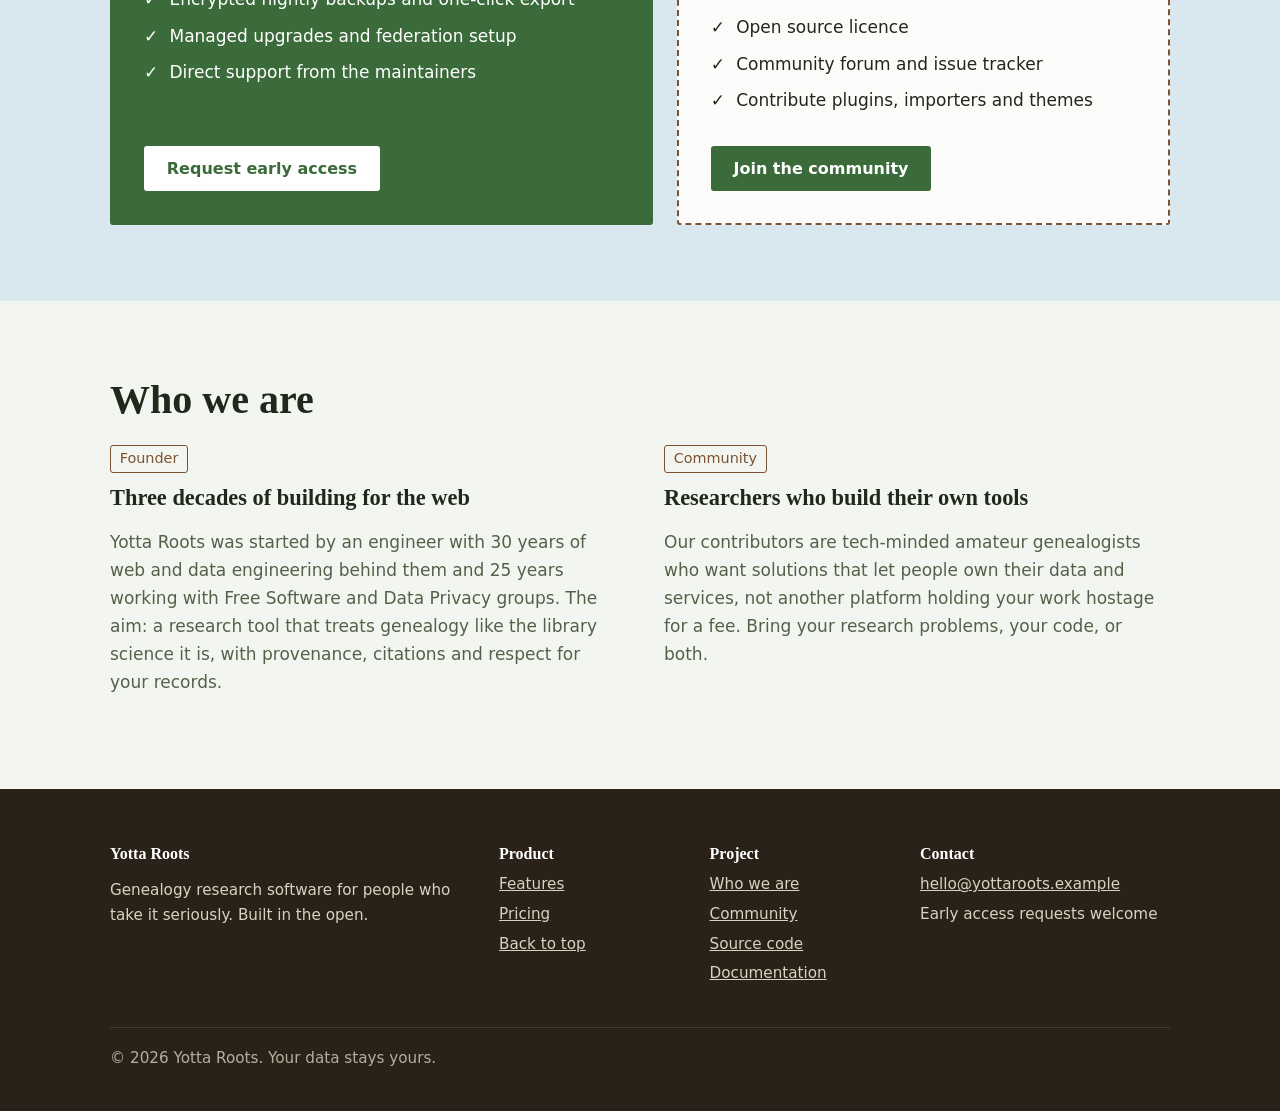
<file: module2-vibe-coding-prototypes/Exercise 1 - Yotta Roots Landing Page/Yotta Roots landing page.html>
<!DOCTYPE html>
<html lang="en">
<head>
<meta charset="utf-8">
<meta name="viewport" content="width=device-width, initial-scale=1, viewport-fit=cover">
<meta name="color-scheme" content="light dark">
<title>Yotta Roots — Genealogy without the noise</title>
<style>
:root{--bg:#f3f6f0;--surface:#fbfcf9;--ink:#22271c;--muted:#566049;--green:#3b6b3a;--brown:#7b5232;--sky:#d9e8ee;--line:#cfd6c3;--btn-ink:#fff;--h1:#d9e8ee;--h2:#e3ecd3;--tree:#e9efe0;--card:#fbfcf9;--hl:#cfe3c6;--foot:#2a2218;--foot-ink:#d9d2bf}
:root:not([data-theme="light"]){color-scheme:light dark}
@media (prefers-color-scheme:dark){:root:not([data-theme="light"]){--bg:#12160e;--surface:#191e14;--ink:#e6eadc;--muted:#a3ab96;--green:#8fc07f;--brown:#cba070;--sky:#18262b;--line:#2f3727;--btn-ink:#10200d;--h1:#172a30;--h2:#1f2a14;--tree:#1d2216;--card:#272e1f;--hl:#35512f;--foot:#0d0f0a}}
:root[data-theme="dark"]{--bg:#12160e;--surface:#191e14;--ink:#e6eadc;--muted:#a3ab96;--green:#8fc07f;--brown:#cba070;--sky:#18262b;--line:#2f3727;--btn-ink:#10200d;--h1:#172a30;--h2:#1f2a14;--tree:#1d2216;--card:#272e1f;--hl:#35512f;--foot:#0d0f0a}
:root{box-sizing:border-box;padding-top:env(safe-area-inset-top,0px);padding-bottom:env(safe-area-inset-bottom,0px)}
*,*::before,*::after{box-sizing:inherit}
html{scroll-padding-top:calc(72px + env(safe-area-inset-top,0px))}
@media (prefers-reduced-motion:no-preference){html{scroll-behavior:smooth}}
body{margin:0;background:var(--bg);color:var(--ink);font:17px/1.65 system-ui,-apple-system,"Segoe UI",Roboto,sans-serif}
body::before{content:"";position:fixed;inset:0 0 auto;height:env(safe-area-inset-top,0px);z-index:30;background:var(--bg)}
h1,h2,h3{font-family:"Iowan Old Style","Palatino Linotype",Palatino,"Book Antiqua",Georgia,serif;line-height:1.15;margin:0 0 .5em;font-weight:700}
a{color:var(--green)}
a:focus-visible,button:focus-visible{outline:3px solid var(--brown);outline-offset:2px}
.wrap{max-width:1100px;margin:0 auto;padding:0 20px}
header{position:sticky;top:env(safe-area-inset-top,0px);z-index:20;background:var(--bg);border-bottom:1px solid var(--line)}
.nav{display:flex;align-items:center;justify-content:space-between;height:64px}
.brand{display:flex;gap:10px;align-items:center;font:700 1.3rem "Iowan Old Style",Palatino,Georgia,serif;color:var(--ink);text-decoration:none}
nav ul{display:flex;gap:24px;list-style:none;margin:0;padding:0;align-items:center}
nav a{color:var(--ink);text-decoration:none;font-size:.95rem}
nav a:not(.btn):hover{color:var(--green);text-decoration:underline}
.btn{display:inline-block;padding:.7em 1.3em;border-radius:3px;background:var(--green);color:var(--btn-ink);font:600 1rem system-ui,sans-serif;text-decoration:none;border:2px solid var(--green);cursor:pointer}
.btn.alt{background:transparent;color:var(--ink);border-color:var(--brown)}
.btn.inv{background:var(--btn-ink);color:var(--green);border-color:var(--btn-ink)}
.btn:hover{filter:brightness(1.1)}
nav .btn{padding:.4em 1em;color:var(--btn-ink)}
.menu{display:none;background:none;border:1px solid var(--line);color:var(--ink);border-radius:3px;padding:.4em .8em;font:inherit}
@media (max-width:760px){.menu{display:block}nav ul{display:none;position:absolute;left:0;right:0;top:64px;background:var(--bg);border-bottom:1px solid var(--line);flex-direction:column;align-items:flex-start;padding:16px 20px;gap:14px}nav ul.open{display:flex}}
.hero{background:linear-gradient(155deg,var(--h1) 0%,var(--h2) 62%,var(--bg) 100%);padding:64px 0 80px}
.hero .wrap{display:grid;grid-template-columns:1fr 1.3fr;gap:44px;align-items:center}
@media (max-width:920px){.hero .wrap{grid-template-columns:1fr}}
h1{font-size:clamp(2.4rem,5.4vw,3.7rem);letter-spacing:-.02em}
.lede{font-size:1.15rem;color:var(--muted);max-width:32em}
.cta{display:flex;gap:12px;flex-wrap:wrap;margin-top:26px}
.shot{border:1px solid var(--line);border-radius:6px;box-shadow:0 20px 44px rgba(40,50,25,.25);overflow:hidden;background:var(--tree)}
.shot svg{display:block;width:100%;height:auto}
.shot text{font-family:system-ui,sans-serif}
.t1{fill:var(--ink);font-size:11px;font-weight:600}.t2{fill:var(--muted);font-size:10px}.t3{fill:var(--ink);font:700 15px "Iowan Old Style",Palatino,Georgia,serif}.v{fill:var(--ink);font-size:12px}
section{padding:76px 0}
h2{font-size:clamp(1.8rem,3.6vw,2.5rem)}
.sub{color:var(--muted);max-width:38em;margin:0 0 2.2em}
.feat{display:grid;grid-template-columns:repeat(auto-fit,minmax(230px,1fr));gap:32px}
.feat article{border-top:4px solid var(--brown);padding-top:14px}
.feat article:nth-child(even){border-top-color:var(--green)}
.feat h3{font-size:1.3rem}
.feat p{margin:0;color:var(--muted)}
#pricing{background:var(--sky)}
.plans{display:grid;grid-template-columns:1.1fr 1fr;gap:24px;align-items:stretch}
@media (max-width:820px){.plans{grid-template-columns:1fr}}
.plan{padding:32px;border-radius:3px;border:2px solid var(--green);display:flex;flex-direction:column}
.plan.hosted{background:var(--green);color:var(--btn-ink)}
.plan.comm{background:var(--surface);border-style:dashed;border-color:var(--brown)}
.plan h3{font-size:1.5rem}
.price{font:700 2.4rem "Iowan Old Style",Palatino,Georgia,serif;margin:.1em 0}
.price small{font:400 1rem system-ui,sans-serif;opacity:.8}
.plan ul{list-style:none;padding:0;margin:1em 0 1.6em;flex:1}
.plan li{padding:.25em 0 .25em 1.5em;position:relative}
.plan li::before{content:"✓";position:absolute;left:0;font-weight:700}
.plan .btn{align-self:flex-start}
.who{display:grid;grid-template-columns:1fr 1fr;gap:48px}
@media (max-width:820px){.who{grid-template-columns:1fr}}
.who h3{font-size:1.4rem}
.who p{color:var(--muted)}
.who .tag{display:inline-block;border:1px solid var(--brown);color:var(--brown);border-radius:3px;padding:.1em .6em;font-size:.9rem;margin:0 0 .8em}
footer{background:var(--foot);color:var(--foot-ink);padding:56px 0 40px;font-size:.95rem}
footer a{color:var(--foot-ink)}
.fgrid{display:grid;grid-template-columns:2fr 1fr 1fr 1.4fr;gap:32px}
@media (max-width:820px){.fgrid{grid-template-columns:1fr 1fr}}
footer h4{margin:0 0 .6em;font:700 1rem "Iowan Old Style",Palatino,Georgia,serif;color:#fff}
footer ul{list-style:none;margin:0;padding:0}footer li{margin:.3em 0}
.copy{margin-top:36px;padding-top:18px;border-top:1px solid rgba(255,255,255,.15);opacity:.8}
</style>
</head>
<body id="top">
<header>
<div class="wrap nav">
<a class="brand" href="#top"><svg viewBox="0 0 32 32" width="30" height="30" aria-hidden="true"><circle cx="16" cy="10" r="7" fill="var(--green)"/><path d="M16 15v7M16 22l-7 6M16 22l7 6M16 23v5" stroke="var(--brown)" stroke-width="2.5" stroke-linecap="round" fill="none"/></svg>Yotta Roots</a>
<nav>
<button class="menu" id="menu" aria-expanded="false" aria-controls="links">Menu</button>
<ul id="links">
<li><a href="#features">Features</a></li>
<li><a href="#pricing">Pricing</a></li>
<li><a href="#about">Who we are</a></li>
<li><a class="btn" href="#contact">Get in touch</a></li>
</ul>
</nav>
</div>
</header>

<main>
<div class="hero">
<div class="wrap">
<div>
<h1>Genealogy without the noise.</h1>
<p class="lede">A research platform for professional and serious amateur genealogists. Your data, your sources, your alternate histories: versioned, federated and open source. No ads, no upsells, no algorithmic “hints.”</p>
<div class="cta">
<a class="btn" href="#features">See how it works</a>
<a class="btn alt" href="#pricing">Compare editions</a>
</div>
</div>
<div class="shot">
<svg viewBox="0 0 720 440" role="img" aria-label="Yotta Roots family tree with the Edit person dialog open in front of it">
<rect width="720" height="28" fill="var(--line)"/>
<circle cx="14" cy="14" r="4.5" fill="#c98b5a"/><circle cx="30" cy="14" r="4.5" fill="#b9b36a"/><circle cx="46" cy="14" r="4.5" fill="#7da36f"/>
<text x="64" y="18" class="t2">Halloran family · branch: main</text>
<g fill="none" stroke="var(--muted)" stroke-width="1.5">
<path d="M160 64H175M545 64H560M167 64V120H290V150M552 64V120H435V150M355 170H370M362 170V250M362 210H95V250M362 210H625V250"/>
</g>
<g stroke="var(--line)" fill="var(--card)">
<rect x="30" y="44" width="130" height="40" rx="4"/><rect x="175" y="44" width="130" height="40" rx="4"/><rect x="415" y="44" width="130" height="40" rx="4"/><rect x="560" y="44" width="130" height="40" rx="4"/>
<rect x="225" y="150" width="130" height="40" rx="4"/><rect x="370" y="150" width="130" height="40" rx="4"/>
<rect x="30" y="250" width="130" height="40" rx="4"/><rect x="560" y="250" width="130" height="40" rx="4"/>
</g>
<rect x="297" y="250" width="130" height="40" rx="4" fill="var(--hl)" stroke="var(--green)" stroke-width="2"/>
<g class="t1"><text x="40" y="61">Patrick Halloran</text><text x="185" y="61">Bridget Cahill</text><text x="425" y="61">Johann Meyer</text><text x="570" y="61">Anna Kessler</text><text x="235" y="167">Daniel Halloran</text><text x="380" y="167">Maria Meyer</text><text x="40" y="267">Eileen Halloran</text><text x="570" y="267">Thomas Halloran</text><text x="307" y="267">Margaret Halloran</text></g>
<g class="t2"><text x="40" y="75">1832–1899</text><text x="185" y="75">1836–1910</text><text x="425" y="75">1829–1894</text><text x="570" y="75">1834–1912</text><text x="235" y="181">1858–1931</text><text x="380" y="181">1862–1940</text><text x="40" y="281">1890–1974</text><text x="570" y="281">1893–1918</text><text x="307" y="281">1887–1961</text></g>
<rect y="28" width="720" height="412" fill="#000" opacity=".42"/>
<rect x="190" y="96" width="340" height="328" rx="6" fill="var(--surface)" stroke="var(--line)"/>
<text x="208" y="124" class="t3">Edit person</text><text x="512" y="124" text-anchor="end" class="t2">✕</text>
<path d="M190 134H530" stroke="var(--line)"/>
<g class="t2"><text x="208" y="152">Given names</text><text x="366" y="152">Surname</text><text x="208" y="197">Born</text><text x="366" y="197">Died</text><text x="208" y="242">Birthplace</text><text x="208" y="287">Source citation</text><text x="208" y="332">Branch</text><text x="208" y="401">Edited · rev 14</text></g>
<g fill="var(--bg)" stroke="var(--line)">
<rect x="208" y="157" width="146" height="24" rx="3"/><rect x="366" y="157" width="146" height="24" rx="3"/><rect x="208" y="202" width="146" height="24" rx="3"/><rect x="366" y="202" width="146" height="24" rx="3"/><rect x="208" y="247" width="304" height="24" rx="3"/><rect x="208" y="292" width="304" height="24" rx="3"/><rect x="208" y="337" width="304" height="24" rx="3"/>
</g>
<g class="v"><text x="216" y="173">Margaret Ann</text><text x="374" y="173">Halloran</text><text x="216" y="218">12 Mar 1887</text><text x="374" y="218">3 Nov 1961</text><text x="216" y="263">Skibbereen, Co. Cork, Ireland</text><text x="216" y="308">1901 Census of Ireland, Residence 14, Ardra</text><text x="216" y="353">what-if: Cork parentage</text><text x="502" y="353" text-anchor="end">▾</text></g>
<rect x="372" y="384" width="62" height="26" rx="3" fill="none" stroke="var(--muted)"/><text x="403" y="401" text-anchor="middle" class="t1">Cancel</text>
<rect x="442" y="384" width="70" height="26" rx="3" fill="var(--green)"/><text x="477" y="401" text-anchor="middle" class="t1" style="fill:var(--btn-ink)">Save</text>
</svg>
</div>
</div>
</div>

<section id="features">
<div class="wrap">
<h2>Built for people who cite their sources</h2>
<p class="sub">Four commitments that shape every part of Yotta Roots.</p>
<div class="feat">
<article><h3>Own your data</h3><p>Your tree lives on your server or your isolated instance, in open formats. Share a branch, a person or nothing at all, per collaborator, and revoke it any time. Full export is always free.</p></article>
<article><h3>Community, federated</h3><p>Follow and message researchers on other independent servers, the way email and Mastodon work. Share findings and questions without handing your tree to a central platform.</p></article>
<article><h3>Versioned</h3><p>Every edit is recorded. Branch to test a hypothesis (was she a Halloran or a Cahill?), then compare, merge or discard. The original record is never destroyed.</p></article>
<article><h3>Empowering</h3><p>Free and open source from database to interface. Write importers, citation templates and reports as plugins, or read every line of code that touches your research.</p></article>
</div>
</div>
</section>

<section id="pricing">
<div class="wrap">
<h2>Two ways to run Yotta Roots</h2>
<p class="sub">Same engine either way. Pay us to host it, or host it yourself for free.</p>
<div class="plans">
<div class="plan hosted">
<h3>Fully hosted</h3>
<div class="price">$29 <small>/ month, billed yearly</small></div>
<ul>
<li>Your own isolated instance, never shared</li>
<li>No limits on people, sources, media or branches</li>
<li>Encrypted nightly backups and one-click export</li>
<li>Managed upgrades and federation setup</li>
<li>Direct support from the maintainers</li>
</ul>
<a class="btn inv" href="#contact">Request early access</a>
</div>
<div class="plan comm">
<h3>Community Edition</h3>
<div class="price">Free <small>/ self-hosted</small></div>
<ul>
<li>Same core, versioning and federation</li>
<li>Runs on your own server or a small home machine</li>
<li>Open source licence</li>
<li>Community forum and issue tracker</li>
<li>Contribute plugins, importers and themes</li>
</ul>
<a class="btn" href="#about">Join the community</a>
</div>
</div>
</div>
</section>

<section id="about">
<div class="wrap">
<h2>Who we are</h2>
<div class="who">
<div>
<span class="tag">Founder</span>
<h3>Three decades of building for the web</h3>
<p>Yotta Roots was started by an engineer with 30 years of web and data engineering behind them and 25 years working with Free Software and Data Privacy groups. The aim: a research tool that treats genealogy like the library science it is, with provenance, citations and respect for your records.</p>
</div>
<div>
<span class="tag">Community</span>
<h3>Researchers who build their own tools</h3>
<p>Our contributors are tech-minded amateur genealogists who want solutions that let people own their data and services, not another platform holding your work hostage for a fee. Bring your research problems, your code, or both.</p>
</div>
</div>
</div>
</section>
</main>

<footer id="contact">
<div class="wrap">
<div class="fgrid">
<div><h4>Yotta Roots</h4><p>Genealogy research software for people who take it seriously. Built in the open.</p></div>
<div><h4>Product</h4><ul><li><a href="#features">Features</a></li><li><a href="#pricing">Pricing</a></li><li><a href="#top">Back to top</a></li></ul></div>
<div><h4>Project</h4><ul><li><a href="#about">Who we are</a></li><li><a href="#about">Community</a></li><li><a href="#">Source code</a></li><li><a href="#">Documentation</a></li></ul></div>
<div><h4>Contact</h4><ul><li><a href="mailto:hello@yottaroots.example">hello@yottaroots.example</a></li><li>Early access requests welcome</li></ul></div>
</div>
<div class="copy">© <span id="yr">2026</span> Yotta Roots. Your data stays yours.</div>
</div>
</footer>

<script>
var m=document.getElementById('menu'),u=document.getElementById('links');
m.addEventListener('click',function(){m.setAttribute('aria-expanded',u.classList.toggle('open'))});
u.addEventListener('click',function(e){if(e.target.closest('a')){u.classList.remove('open');m.setAttribute('aria-expanded','false')}});
document.getElementById('yr').textContent=new Date().getFullYear();
</script>
</body>
</html>
</file>
<file: module2-vibe-coding-prototypes/Exercise 1 v2 - Yotta Roots Landing Page/styles.css>
/* =========================================================
   Yotta Roots — landing page styles
   Earth palette · light & dark · no frameworks
   ========================================================= */

/* ---------- Theme tokens ---------- */
:root {
  --bg: #f8f4ea;
  --bg-alt: #e9f2f4;          /* pale sky */
  --surface: #fffdf7;
  --surface-2: #f2ecdf;
  --text: #2a2118;
  --muted: #6b5e4d;
  --border: #ddd2bd;

  --green: #2f6b3f;
  --green-2: #4f8a4a;
  --moss: #8aa65a;
  --brown: #6b4a2b;
  --bark: #3e2c1c;
  --sky: #cfe3ec;
  --clay: #b5603a;
  --gold: #c08a2c;

  --on-green: #fbf8f0;
  --land: #e4dcc7;
  --sea: #d6e8ef;

  --hero-grad: radial-gradient(1200px 600px at 85% -10%, #cfe3ec 0%, transparent 60%),
               radial-gradient(900px 500px at -10% 110%, #dfe8c9 0%, transparent 60%),
               linear-gradient(160deg, #e7f1f4 0%, #f8f4ea 55%, #efe6d2 100%);

  --shadow: 0 1px 2px rgba(62, 44, 28, .06), 0 8px 24px rgba(62, 44, 28, .08);
  --shadow-lg: 0 2px 4px rgba(62, 44, 28, .08), 0 24px 60px rgba(62, 44, 28, .18);

  --font-serif: "Iowan Old Style", "Palatino Linotype", Palatino, Charter, "Bitstream Charter", "Sitka Text", Cambria, Georgia, serif;
  --font-sans: system-ui, -apple-system, "Segoe UI", Roboto, "Helvetica Neue", Arial, sans-serif;
  --font-mono: ui-monospace, "Cascadia Mono", "SF Mono", Menlo, Consolas, monospace;

  --radius: 10px;
  --header-h: 64px;
  color-scheme: light;
}

/* Dark tokens, applied either by OS preference or explicit toggle */
@media (prefers-color-scheme: dark) {
  :root:not([data-theme="light"]) {
    --bg: #131816;
    --bg-alt: #15202a;
    --surface: #1b2220;
    --surface-2: #222b28;
    --text: #ebe5d8;
    --muted: #a99f8d;
    --border: #33403a;
    --green: #8cc584;
    --green-2: #68a865;
    --moss: #a7c27a;
    --brown: #c99d6e;
    --bark: #e2cdb0;
    --sky: #23394a;
    --clay: #e08a5f;
    --gold: #e0b45c;
    --on-green: #102014;
    --land: #2a332c;
    --sea: #172631;
    --hero-grad: radial-gradient(1200px 600px at 85% -10%, #1e3646 0%, transparent 60%),
                 radial-gradient(900px 500px at -10% 110%, #22331f 0%, transparent 60%),
                 linear-gradient(160deg, #142029 0%, #131816 55%, #1d1912 100%);
    --shadow: 0 1px 2px rgba(0, 0, 0, .3), 0 8px 24px rgba(0, 0, 0, .3);
    --shadow-lg: 0 2px 4px rgba(0, 0, 0, .4), 0 24px 60px rgba(0, 0, 0, .5);
    color-scheme: dark;
  }
}
:root[data-theme="dark"] {
  --bg: #131816;
  --bg-alt: #15202a;
  --surface: #1b2220;
  --surface-2: #222b28;
  --text: #ebe5d8;
  --muted: #a99f8d;
  --border: #33403a;
  --green: #8cc584;
  --green-2: #68a865;
  --moss: #a7c27a;
  --brown: #c99d6e;
  --bark: #e2cdb0;
  --sky: #23394a;
  --clay: #e08a5f;
  --gold: #e0b45c;
  --on-green: #102014;
  --land: #2a332c;
  --sea: #172631;
  --hero-grad: radial-gradient(1200px 600px at 85% -10%, #1e3646 0%, transparent 60%),
               radial-gradient(900px 500px at -10% 110%, #22331f 0%, transparent 60%),
               linear-gradient(160deg, #142029 0%, #131816 55%, #1d1912 100%);
  --shadow: 0 1px 2px rgba(0, 0, 0, .3), 0 8px 24px rgba(0, 0, 0, .3);
  --shadow-lg: 0 2px 4px rgba(0, 0, 0, .4), 0 24px 60px rgba(0, 0, 0, .5);
  color-scheme: dark;
}

/* ---------- Base ---------- */
*, *::before, *::after { box-sizing: border-box; }

html {
  scroll-behavior: smooth;
  scroll-padding-top: calc(var(--header-h) + 12px);
  -webkit-text-size-adjust: 100%;
}
@media (prefers-reduced-motion: reduce) {
  html { scroll-behavior: auto; }
  *, *::before, *::after { transition: none !important; animation: none !important; }
}

body {
  margin: 0;
  background: var(--bg);
  color: var(--text);
  font-family: var(--font-sans);
  font-size: 1.0625rem;
  line-height: 1.65;
  transition: background-color .25s, color .25s;
}

h1, h2, h3, h4 {
  font-family: var(--font-serif);
  line-height: 1.2;
  color: var(--text);
  margin: 0 0 .5em;
  font-weight: 600;
  letter-spacing: -.01em;
}
h1 { font-size: clamp(2.2rem, 4.6vw, 3.5rem); }
h2 { font-size: clamp(1.8rem, 3.4vw, 2.5rem); }
h3 { font-size: 1.3rem; }
p { margin: 0 0 1em; }
a { color: var(--green); text-underline-offset: .18em; }
a:hover { color: var(--green-2); }
code { font-family: var(--font-mono); font-size: .88em; }
img, svg { max-width: 100%; }
:focus-visible { outline: 3px solid var(--gold); outline-offset: 2px; border-radius: 4px; }

.container { width: min(1180px, 100% - 2.5rem); margin-inline: auto; }
.sr-only { position: absolute; width: 1px; height: 1px; overflow: hidden; clip: rect(0 0 0 0); white-space: nowrap; }
.skip-link { position: absolute; left: -999px; top: 0; background: var(--green); color: var(--on-green); padding: .5rem 1rem; z-index: 100; }
.skip-link:focus { left: 1rem; top: 1rem; }

.eyebrow {
  font-family: var(--font-mono);
  font-size: .78rem;
  letter-spacing: .08em;
  text-transform: uppercase;
  color: var(--brown);
  margin-bottom: .75rem;
}

/* ---------- Buttons ---------- */
.btn {
  display: inline-flex; align-items: center; justify-content: center; gap: .4rem;
  padding: .8rem 1.35rem;
  border-radius: 999px;
  border: 2px solid transparent;
  font: 600 1rem/1 var(--font-sans);
  text-decoration: none;
  cursor: pointer;
  transition: transform .15s, background-color .2s, border-color .2s, color .2s, box-shadow .2s;
}
.btn:hover { transform: translateY(-1px); }
.btn-primary { background: var(--green); color: var(--on-green); box-shadow: 0 6px 18px -8px var(--green); }
.btn-primary:hover { background: var(--green-2); color: var(--on-green); }
.btn-ghost { border-color: var(--brown); color: var(--brown); background: transparent; }
.btn-ghost:hover { background: var(--brown); color: var(--bg); }
.btn-sm { padding: .55rem 1rem; font-size: .9rem; }
.btn-block { width: 100%; }

/* ---------- Header ---------- */
.site-header {
  position: sticky; top: 0; z-index: 50;
  height: var(--header-h);
  background: color-mix(in srgb, var(--bg) 82%, transparent);
  backdrop-filter: saturate(1.4) blur(10px);
  -webkit-backdrop-filter: saturate(1.4) blur(10px);
  border-bottom: 1px solid transparent;
  transition: border-color .2s, background-color .25s;
}
.site-header.scrolled { border-bottom-color: var(--border); }
.header-inner { display: flex; align-items: center; justify-content: space-between; height: 100%; gap: 1rem; }

.brand { display: inline-flex; align-items: center; gap: .55rem; text-decoration: none; color: var(--text); }
.brand-mark { width: 34px; height: 34px; }
.brand-name { font-family: var(--font-serif); font-size: 1.35rem; font-weight: 700; letter-spacing: -.01em; color: var(--brown); }
.brand-name span { color: var(--green); margin-left: .12em; }

.logo-canopy { fill: var(--green-2); }
.logo-canopy-2 { fill: var(--green); }
.logo-trunk { fill: var(--brown); }
.logo-roots { fill: none; stroke: var(--brown); stroke-width: 3; stroke-linecap: round; }

.site-nav { display: flex; align-items: center; gap: 1.5rem; }
.site-nav ul { display: flex; gap: 1.25rem; list-style: none; margin: 0; padding: 0; }
.site-nav ul a {
  color: var(--muted); text-decoration: none; font-weight: 500; font-size: .95rem;
  padding: .25rem 0; border-bottom: 2px solid transparent;
}
.site-nav ul a:hover { color: var(--text); }
.site-nav ul a.active { color: var(--green); border-bottom-color: var(--green); }
.nav-actions { display: flex; align-items: center; gap: .75rem; }

.theme-toggle {
  width: 38px; height: 38px; border-radius: 50%;
  display: grid; place-items: center;
  border: 1px solid var(--border); background: var(--surface); color: var(--text); cursor: pointer;
}
.theme-toggle svg { width: 18px; height: 18px; fill: none; stroke: currentColor; stroke-width: 1.8; stroke-linecap: round; }
.theme-toggle .icon-moon { fill: currentColor; stroke: none; display: none; }
:root[data-theme="dark"] .theme-toggle .icon-sun { display: none; }
:root[data-theme="dark"] .theme-toggle .icon-moon { display: block; }
@media (prefers-color-scheme: dark) {
  :root:not([data-theme="light"]) .theme-toggle .icon-sun { display: none; }
  :root:not([data-theme="light"]) .theme-toggle .icon-moon { display: block; }
}

.nav-toggle { display: none; }

/* ---------- Hero ---------- */
.hero {
  background: var(--hero-grad);
  padding: clamp(3rem, 7vw, 6rem) 0 clamp(3.5rem, 7vw, 6rem);
  margin-top: calc(var(--header-h) * -1);
  padding-top: calc(var(--header-h) + clamp(2.5rem, 6vw, 5rem));
  border-bottom: 1px solid var(--border);
}
.hero-grid { display: grid; grid-template-columns: 1fr 1.1fr; gap: clamp(2rem, 4vw, 4rem); align-items: center; }
.hero h1 em { font-style: italic; color: var(--green); }
.lede { font-size: 1.15rem; color: var(--muted); max-width: 36rem; }
.hero-ctas { display: flex; flex-wrap: wrap; gap: .75rem; margin: 1.75rem 0 1.5rem; }
.hero-points { list-style: none; padding: 0; margin: 0; display: flex; flex-wrap: wrap; gap: .5rem 1.25rem; font-size: .9rem; color: var(--muted); }
.hero-points li::before { content: "✓ "; color: var(--green); font-weight: 700; }

/* App window mock */
.hero-shot { margin: 0; }
.hero-shot figcaption { font-size: .85rem; color: var(--muted); margin-top: .75rem; text-align: center; font-style: italic; }
.app-window {
  background: var(--surface);
  border: 1px solid var(--border);
  border-radius: 12px;
  box-shadow: var(--shadow-lg);
  overflow: hidden;
}
.app-bar {
  display: flex; align-items: center; gap: .4rem;
  padding: .55rem .8rem;
  background: var(--surface-2);
  border-bottom: 1px solid var(--border);
  font-family: var(--font-mono); font-size: .72rem; color: var(--muted);
}
.app-bar .dot { width: 10px; height: 10px; border-radius: 50%; background: var(--border); }
.app-bar .dot:nth-child(1) { background: #d98b6a; }
.app-bar .dot:nth-child(2) { background: #d9b96a; }
.app-bar .dot:nth-child(3) { background: #8fb873; }
.app-url { margin-left: .6rem; flex: 1; overflow: hidden; text-overflow: ellipsis; white-space: nowrap; }
.app-branch { padding: .1rem .5rem; border-radius: 999px; background: color-mix(in srgb, var(--green) 15%, transparent); color: var(--green); }

.app-body {
  position: relative; min-height: 430px;
  background-image: linear-gradient(var(--border) .5px, transparent .5px), linear-gradient(90deg, var(--border) .5px, transparent .5px);
  background-size: 20px 20px;
}
.app-body::after { /* modal backdrop */
  content: ""; position: absolute; inset: 0; z-index: 1;
  background: linear-gradient(90deg, color-mix(in srgb, var(--bark) 30%, transparent) 0%, color-mix(in srgb, var(--bark) 18%, transparent) 55%, transparent 75%);
  pointer-events: none;
}
.tree-svg { display: block; width: 100%; height: auto; opacity: .85; }
.grid-line { fill: none; stroke: none; }
.tree-links path { fill: none; stroke: var(--brown); stroke-width: 1.6; opacity: .6; }
.node rect:first-child { fill: var(--surface); stroke: var(--border); stroke-width: 1.2; }
.node-selected rect:first-child { stroke: var(--green); stroke-width: 2.5; fill: color-mix(in srgb, var(--green) 10%, var(--surface)); }
.n-name { font: 600 13px var(--font-sans); fill: var(--text); }
.n-date { font: 11px var(--font-mono); fill: var(--muted); }
.conf-hi { fill: var(--green-2); }
.conf-mid { fill: var(--gold); }
.conf-lo { fill: var(--clay); }

.modal {
  position: absolute; top: 5%; left: 3%; z-index: 2;
  width: min(330px, 56%);
  background: var(--surface);
  border: 1px solid var(--border);
  border-radius: 10px;
  box-shadow: var(--shadow-lg);
  font-size: .8rem;
  overflow: hidden;
}
.modal-head { display: flex; justify-content: space-between; align-items: center; padding: .6rem .8rem; border-bottom: 1px solid var(--border); font-family: var(--font-serif); font-size: .95rem; }
.modal-id { font-family: var(--font-mono); font-size: .7rem; color: var(--muted); }
.modal-body { padding: .7rem .8rem; display: grid; gap: .45rem; }
.field-row { display: grid; grid-template-columns: 1fr 1fr; gap: .5rem; }
.field-row label { display: grid; gap: .15rem; font-size: .68rem; color: var(--muted); text-transform: uppercase; letter-spacing: .04em; }
.field-row input {
  font: 500 .82rem var(--font-sans); color: var(--text);
  background: var(--bg); border: 1px solid var(--border); border-radius: 5px; padding: .3rem .45rem; width: 100%;
  text-transform: none; letter-spacing: 0;
}
.fact { display: grid; grid-template-columns: 3.7rem 1fr auto; align-items: center; gap: .4rem; padding: .3rem 0; border-bottom: 1px dashed var(--border); }
.fact-k { font-size: .68rem; text-transform: uppercase; letter-spacing: .04em; color: var(--muted); }
.fact-v { font-size: .78rem; }
.slider-label { font-size: .72rem; color: var(--muted); margin-top: .2rem; }
.slider-label output { font-family: var(--font-mono); color: var(--text); font-weight: 600; }
#hero-conf { width: 100%; accent-color: var(--green); margin: 0; }
.sources { font-size: .7rem; color: var(--muted); margin: 0; }
.sources span { font-weight: 600; color: var(--text); }
.modal-foot { display: flex; align-items: center; gap: .4rem; padding: .55rem .8rem; background: var(--surface-2); border-top: 1px solid var(--border); }
.save-to { flex: 1; font-size: .7rem; color: var(--muted); }
.save-to b { color: var(--green); font-family: var(--font-mono); font-weight: 600; }
.mbtn { padding: .3rem .65rem; border-radius: 5px; border: 1px solid var(--border); font-weight: 600; font-size: .72rem; }
.mbtn-primary { background: var(--green); border-color: var(--green); color: var(--on-green); }

/* Confidence pills */
.pill { display: inline-block; font: 600 .68rem/1 var(--font-mono); padding: .25rem .45rem; border-radius: 999px; white-space: nowrap; }
.pill-hi { background: color-mix(in srgb, var(--green-2) 20%, transparent); color: var(--green); }
.pill-mid { background: color-mix(in srgb, var(--gold) 22%, transparent); color: var(--brown); }
.pill-lo { background: color-mix(in srgb, var(--clay) 20%, transparent); color: var(--clay); }

/* ---------- Sections ---------- */
.section { padding: clamp(4rem, 8vw, 6.5rem) 0; }
.section-alt { background: var(--bg-alt); border-block: 1px solid var(--border); }
.section-head { max-width: 46rem; margin-bottom: clamp(2rem, 4vw, 3rem); }
.section-lede { font-size: 1.1rem; color: var(--muted); }

/* Features */
.feature-grid { display: grid; grid-template-columns: repeat(auto-fit, minmax(240px, 1fr)); gap: 1.25rem; }
.feature-card {
  display: flex; flex-direction: column;
  background: var(--surface); border: 1px solid var(--border); border-radius: var(--radius);
  padding: 1.6rem; text-decoration: none; color: var(--text);
  box-shadow: var(--shadow);
  transition: transform .2s, border-color .2s;
  position: relative;
}
.feature-card::before { content: ""; position: absolute; inset: 0 0 auto 0; height: 4px; border-radius: var(--radius) var(--radius) 0 0; background: linear-gradient(90deg, var(--green-2), var(--moss), var(--brown)); opacity: .8; }
.feature-card:hover { transform: translateY(-3px); border-color: var(--green-2); color: var(--text); }
.feature-card p { color: var(--muted); font-size: .97rem; flex: 1; }
.feature-icon { width: 52px; height: 52px; border-radius: 12px; background: color-mix(in srgb, var(--green) 12%, transparent); display: grid; place-items: center; margin-bottom: 1rem; }
.feature-icon svg { width: 30px; height: 30px; fill: color-mix(in srgb, var(--green) 25%, transparent); stroke: var(--green); stroke-width: 2.2; stroke-linejoin: round; stroke-linecap: round; }
.feature-icon .stroke-only { fill: none; }
.card-link { font-weight: 600; font-size: .9rem; color: var(--green); }

/* Why */
.why-grid { display: grid; grid-template-columns: repeat(2, 1fr); gap: 1.25rem; }
.why-item {
  background: var(--surface); border: 1px solid var(--border); border-radius: var(--radius);
  padding: 1.75rem 1.75rem 1.5rem 4.25rem; position: relative;
}
.why-num { position: absolute; left: 1.5rem; top: 1.55rem; font-family: var(--font-serif); font-style: italic; font-size: 1.5rem; color: var(--brown); }
.why-item p { color: var(--muted); }
.why-item strong { color: var(--text); }
.noise-compare { display: grid; gap: .5rem; font-size: .82rem; }
.noise-compare div { display: grid; grid-template-columns: 6.5rem 1fr auto; align-items: center; gap: .6rem; }
.nc-label { color: var(--muted); }
.nc-bar { height: 10px; border-radius: 999px; }
.nc-bar-loud { background: repeating-linear-gradient(90deg, var(--clay) 0 6px, transparent 6px 8px); }
.nc-bar-quiet { background: var(--green-2); width: 6%; }
.nc-val { font-family: var(--font-mono); font-size: .75rem; }
.conf-legend { display: flex; flex-wrap: wrap; gap: .4rem; }

/* Tour / screenshots */
.shot { margin: 0; }
.shot figcaption { margin-top: .9rem; color: var(--muted); font-size: .95rem; }
.shot figcaption strong { color: var(--text); }
.shot-wide { margin-bottom: 2.5rem; }
.shot-frame { background: var(--surface); border: 1px solid var(--border); border-radius: 12px; box-shadow: var(--shadow); overflow: hidden; }
.shot-bar { display: flex; justify-content: space-between; gap: 1rem; padding: .65rem 1rem; background: var(--surface-2); border-bottom: 1px solid var(--border); font-size: .82rem; }
.shot-title { font-weight: 600; }
.shot-meta { font-family: var(--font-mono); color: var(--muted); font-size: .72rem; }
.shot-pair { display: grid; grid-template-columns: 1fr 1fr; gap: 1.75rem; align-items: start; }

/* Map */
.map-wrap { display: grid; grid-template-columns: 1fr 260px; }
.map-svg { display: block; width: 100%; height: auto; }
.map-sea { fill: var(--sea); }
.map-graticule path { fill: none; stroke: var(--text); stroke-width: .4; opacity: .12; stroke-dasharray: 2 4; }
.map-land { fill: var(--land); stroke: var(--brown); stroke-width: 1; stroke-opacity: .45; }
.map-lake { fill: var(--sea); stroke: var(--brown); stroke-width: .6; stroke-opacity: .4; }
.map-route { fill: none; stroke: var(--clay); stroke-width: 2; stroke-dasharray: 6 5; stroke-linecap: round; animation: dash 30s linear infinite; }
@keyframes dash { to { stroke-dashoffset: -400; } }
.pin circle { fill: var(--green); stroke: var(--surface); stroke-width: 2.5; }
.pin-focus circle { fill: var(--clay); }
.pin text { font: 600 11px var(--font-sans); fill: var(--text); paint-order: stroke; stroke: var(--sea); stroke-width: 3px; stroke-linejoin: round; }
.map-sea-label { font: italic 14px var(--font-serif); fill: var(--muted); }
.map-sea-note { font: 10px var(--font-mono); fill: var(--muted); }
.map-legend { margin: 0; padding: 1rem 1rem 1rem 2.3rem; border-left: 1px solid var(--border); font-size: .85rem; display: grid; gap: .55rem; align-content: center; }
.map-legend b { font-family: var(--font-mono); color: var(--brown); margin-right: .3rem; }

/* TODO */
.todo { padding: 1rem 1.25rem 1.25rem; }
.todo h4 { font-family: var(--font-sans); font-size: .85rem; font-weight: 700; margin: .9rem 0 .4rem; color: var(--brown); }
.todo h4:first-child { margin-top: 0; }
.todo ul { list-style: none; margin: 0; padding: 0; }
.todo li { border-bottom: 1px dashed var(--border); }
.todo label { display: flex; align-items: baseline; gap: .5rem; padding: .45rem 0; font-size: .9rem; cursor: pointer; }
.todo input { accent-color: var(--green); transform: translateY(2px); flex: none; }
.todo input:checked ~ * { opacity: .55; }
.todo label:has(input:checked) { text-decoration: line-through; color: var(--muted); }
.prio { flex: none; font: 700 .62rem/1 var(--font-mono); text-transform: uppercase; padding: .22rem .4rem; border-radius: 4px; letter-spacing: .04em; }
.prio-high { background: color-mix(in srgb, var(--clay) 20%, transparent); color: var(--clay); }
.prio-med { background: color-mix(in srgb, var(--gold) 22%, transparent); color: var(--brown); }
.prio-low { background: color-mix(in srgb, var(--green) 15%, transparent); color: var(--green); }

/* Calendar */
.calendar { padding: 1rem 1.25rem 1.25rem; }
.today-card { background: color-mix(in srgb, var(--green) 10%, var(--surface)); border: 1px solid color-mix(in srgb, var(--green) 35%, transparent); border-radius: 8px; padding: .8rem 1rem; margin-bottom: 1rem; }
.today-card p { margin: 0; font-size: .92rem; }
.today-label { font: 700 .68rem var(--font-mono); text-transform: uppercase; letter-spacing: .08em; color: var(--green); }
.cal-grid { display: grid; grid-template-columns: repeat(7, 1fr); gap: 3px; text-align: center; font-size: .82rem; font-family: var(--font-mono); }
.cal-grid span { padding: .4rem 0; border-radius: 5px; position: relative; }
.cal-grid .dow { color: var(--muted); font-size: .7rem; font-weight: 700; }
.cal-grid span:not(.dow):not(.blank) { background: var(--surface-2); }
.cal-grid .ev::after { content: ""; position: absolute; left: 50%; bottom: 3px; width: 5px; height: 5px; margin-left: -2.5px; border-radius: 50%; background: var(--brown); }
.cal-grid .today { background: var(--green) !important; color: var(--on-green); font-weight: 700; }
.cal-grid .today::after { background: var(--on-green); }
.cal-events { list-style: none; margin: 1rem 0 0; padding: 0; font-size: .85rem; display: grid; gap: .3rem; }
.cal-events b { font-family: var(--font-mono); color: var(--brown); display: inline-block; min-width: 4rem; }

/* ---------- Detail sections ---------- */
.detail {
  display: grid; grid-template-columns: 1fr 1fr; gap: clamp(2rem, 5vw, 4.5rem); align-items: center;
  padding: clamp(2rem, 4vw, 3rem) 0;
}
.detail + .detail { border-top: 1px dashed var(--border); }
.detail-flip .detail-art { order: 2; }
.detail-art {
  position: relative;
  background: var(--surface); border: 1px solid var(--border); border-radius: 16px;
  padding: 1.5rem; box-shadow: var(--shadow);
}
.detail-art > svg { display: block; width: 100%; height: auto; }
.detail-copy h3 { font-size: clamp(1.5rem, 2.6vw, 2rem); }
.checklist { list-style: none; padding: 0; margin: 0; display: grid; gap: .9rem; }
.checklist li { position: relative; padding-left: 1.8rem; color: var(--muted); }
.checklist li strong { color: var(--text); }
.checklist li::before {
  content: ""; position: absolute; left: 0; top: .45em; width: 1rem; height: 1rem; border-radius: 50%;
  background: color-mix(in srgb, var(--green) 18%, transparent);
  box-shadow: inset 0 0 0 4px color-mix(in srgb, var(--green) 18%, transparent), inset 0 0 0 10px var(--green);
  transform: scale(.7);
}

/* Community art */
.net-links path { fill: none; stroke: var(--brown); stroke-width: 2; opacity: .55; }
.net-links .net-faint { stroke-width: 1.2; stroke-dasharray: 4 4; opacity: .4; }
.hub-main { fill: var(--green); }
.hub-label { font: 700 11.5px var(--font-mono); fill: var(--on-green); text-anchor: middle; }
.hub-sub { font: 10px var(--font-sans); fill: var(--on-green); text-anchor: middle; opacity: .85; }
.hub-peer circle { fill: var(--surface-2); stroke: var(--green-2); stroke-width: 2; }
.hub-peer text { font: 600 10px var(--font-mono); fill: var(--text); text-anchor: middle; }
.hub-peer .fedi-glyph { font: 700 30px var(--font-serif); fill: var(--brown); }
.hub-fedi circle { fill: color-mix(in srgb, var(--sky) 70%, var(--surface)); stroke: var(--brown); }
.sat circle { fill: var(--moss); opacity: .8; }
.toot {
  margin: .75rem 0 0 auto; width: min(300px, 85%);
  background: var(--surface); border: 1px solid var(--border); border-radius: 10px; box-shadow: var(--shadow-lg);
  padding: .7rem .8rem; font-size: .78rem;
}
.toot p { margin: .45rem 0 0; }
.toot-head { display: flex; gap: .5rem; align-items: center; line-height: 1.25; }
.toot-head small { color: var(--muted); font-family: var(--font-mono); font-size: .68rem; }
.avatar { width: 30px; height: 30px; border-radius: 50%; display: grid; place-items: center; background: var(--brown); color: var(--bg); font-weight: 700; font-size: .72rem; flex: none; }

/* Versioning art */
.br-line { fill: none; stroke-width: 4; stroke-linecap: round; }
.br-main { stroke: var(--green); }
.br-exp { stroke: var(--gold); }
.br-dead { stroke: var(--clay); stroke-dasharray: 6 6; opacity: .75; }
.commit circle { fill: var(--surface); stroke: var(--green); stroke-width: 4; }
.commit-exp circle { stroke: var(--gold); }
.commit-dead circle { stroke: var(--clay); opacity: .75; }
.br-revert { fill: none; stroke: var(--brown); stroke-width: 2; stroke-dasharray: 3 4; }
.br-revert-head { fill: var(--brown); }
.br-label { font: 600 12px var(--font-mono); fill: var(--green); }
.br-label-exp { fill: var(--brown); font-size: 11px; }
.br-label-dead { fill: var(--clay); font-size: 11px; }
.br-revert-label { fill: var(--brown); font-size: 11px; }

/* Privacy art */
.broker .hat, .broker .suit { fill: #3a3430; }
.broker .face { fill: #b9a690; }
.broker .shades { fill: #111; }
.broker .case { fill: var(--clay); }
.broker .case-sign { font: 700 12px var(--font-sans); fill: #fff; text-anchor: middle; }
.broker .net-pole { stroke: #3a3430; stroke-width: 3; stroke-linecap: round; }
.broker .net-bag { fill: none; stroke: #3a3430; stroke-width: 2; stroke-dasharray: 2 2; }
.broker .magnet { fill: none; stroke: var(--clay); stroke-width: 6; stroke-linecap: square; }
:root[data-theme="dark"] .broker .hat, :root[data-theme="dark"] .broker .suit { fill: #0a0a0a; }
.blocked path { fill: none; stroke: var(--clay); stroke-width: 2; stroke-dasharray: 4 4; }
.blocked .x path { stroke-dasharray: none; stroke-width: 3.5; stroke-linecap: round; }
.shield { fill: var(--green); }
.shield-inner { fill: var(--surface); opacity: .95; }
.mini-tree path { fill: none; stroke: var(--brown); stroke-width: 2; }
.mini-tree rect { fill: color-mix(in srgb, var(--green-2) 30%, var(--surface)); stroke: var(--green); stroke-width: 1.5; }
.shield-caption { font: 600 11px var(--font-mono); fill: var(--muted); text-anchor: middle; letter-spacing: .04em; }

/* Whale art */
.whale { fill: #3c7fb8; }
:root[data-theme="dark"] .whale { fill: #4f93cc; }
.whale-eye { fill: #fff; }
.whale-belly { fill: none; stroke: #fff; stroke-width: 2; opacity: .35; }
.containers rect { fill: var(--brown); stroke: var(--bark); stroke-width: 1; }
.containers text { font: 600 10px var(--font-mono); fill: var(--bg); text-anchor: middle; }
.containers .c-plugin rect { fill: var(--green-2); stroke: var(--green); }
.containers .c-plugin:last-child rect { fill: none; stroke: var(--green); stroke-width: 2; stroke-dasharray: 4 3; }
.containers .c-plugin:last-child text { fill: var(--green); }
.water { fill: color-mix(in srgb, var(--sky) 80%, #6aa3c9); opacity: .7; }
.water-label { font: 600 11px var(--font-mono); fill: var(--text); text-anchor: middle; }

.code-sample {
  margin: 1.5rem 0 0; padding: 1rem 1.15rem; border-radius: 8px;
  background: #1c211f; color: #d9e4cf; font-size: .85rem; overflow-x: auto;
  border: 1px solid var(--border);
}
.c-prompt { color: var(--moss); }

/* ---------- Pricing ---------- */
.pricing-grid { display: grid; grid-template-columns: repeat(3, 1fr); gap: 1.25rem; align-items: stretch; }
.plan {
  display: flex; flex-direction: column;
  background: var(--surface); border: 1px solid var(--border); border-radius: 14px;
  padding: 2rem 1.75rem; box-shadow: var(--shadow); position: relative;
}
.plan-featured { border: 2px solid var(--green); transform: translateY(-8px); }
.plan-badge {
  position: absolute; top: -.8rem; left: 50%; transform: translateX(-50%);
  background: var(--green); color: var(--on-green); font: 700 .7rem/1 var(--font-mono);
  text-transform: uppercase; letter-spacing: .06em; padding: .4rem .75rem; border-radius: 999px; white-space: nowrap;
}
.plan-price { margin: .25rem 0 .75rem; color: var(--muted); }
.plan-price .amt { font-family: var(--font-serif); font-size: 2.6rem; font-weight: 700; color: var(--text); }
.plan-desc { color: var(--muted); font-size: .95rem; }
.plan-list { list-style: none; padding: 0; margin: 0 0 1.75rem; display: grid; gap: .55rem; font-size: .93rem; flex: 1; }
.plan-list li { padding-left: 1.4rem; position: relative; }
.plan-list li::before { content: "✓"; position: absolute; left: 0; color: var(--green); font-weight: 700; }
.plan-list li.caveat { color: var(--muted); font-style: italic; }
.plan-list li.caveat::before { content: "~"; color: var(--gold); }
.fine-print { text-align: center; color: var(--muted); font-size: .85rem; margin-top: 2rem; }

/* ---------- About ---------- */
.about-grid { display: grid; grid-template-columns: 1fr 1fr; gap: 1.5rem; }
.about-card { background: var(--surface); border: 1px solid var(--border); border-radius: 14px; padding: 2rem; }
.about-card p { color: var(--muted); }
.about-avatar { width: 72px; height: 72px; border-radius: 50%; background: color-mix(in srgb, var(--green) 12%, var(--surface-2)); display: grid; place-items: center; margin-bottom: 1rem; border: 2px solid var(--border); }
.about-avatar svg { width: 44px; height: 44px; }
.about-avatar-group { width: auto; border-radius: 999px; display: inline-flex; gap: .25rem; padding: 0 1rem; font-size: 1.6rem; }
.creds { list-style: none; padding: 0; margin: 0; display: flex; flex-wrap: wrap; gap: 1.5rem; }
.creds li { font-size: .9rem; color: var(--muted); }
.creds b { display: block; font-family: var(--font-serif); font-size: 2rem; color: var(--green); line-height: 1.1; }
blockquote { margin: 0; padding: .75rem 1rem; border-left: 4px solid var(--brown); background: var(--surface-2); font-family: var(--font-serif); font-style: italic; border-radius: 0 6px 6px 0; }

/* ---------- Join ---------- */
.join { background: linear-gradient(135deg, color-mix(in srgb, var(--green) 14%, var(--bg)) 0%, var(--bg) 70%); }
.join-inner { display: grid; grid-template-columns: 1fr 1fr; gap: 3rem; align-items: center; }
.join-inner > div p { color: var(--muted); font-size: 1.05rem; }
.join-form { background: var(--surface); border: 1px solid var(--border); border-radius: 14px; padding: 1.75rem; box-shadow: var(--shadow); display: grid; gap: 1rem; }
.join-form label { display: grid; gap: .35rem; font-weight: 600; font-size: .9rem; }
.join-form .opt { font-weight: 400; color: var(--muted); }
.join-form input, .join-form select {
  font: 1rem var(--font-sans); color: var(--text); background: var(--bg);
  border: 1px solid var(--border); border-radius: 8px; padding: .7rem .8rem; width: 100%;
}
.join-form input:focus, .join-form select:focus { outline: 2px solid var(--green); outline-offset: 1px; border-color: var(--green); }
.join-form input.invalid { border-color: var(--clay); }
.form-msg { margin: 0; font-size: .9rem; min-height: 1.4em; }
.form-msg.ok { color: var(--green); }
.form-msg.err { color: var(--clay); }

/* ---------- Footer ---------- */
.site-footer { background: var(--surface-2); border-top: 1px solid var(--border); padding: 3.5rem 0 1.5rem; font-size: .93rem; }
.footer-grid { display: grid; grid-template-columns: 2fr 1fr 1fr 1fr; gap: 2rem; }
.footer-brand p { color: var(--muted); margin-top: .75rem; max-width: 22rem; }
.site-footer h4 { font-family: var(--font-mono); font-size: .75rem; letter-spacing: .08em; text-transform: uppercase; color: var(--brown); }
.site-footer ul { list-style: none; padding: 0; margin: 0; display: grid; gap: .45rem; }
.site-footer ul a { color: var(--muted); text-decoration: none; }
.site-footer ul a:hover { color: var(--green); text-decoration: underline; }
.footer-bottom { display: flex; flex-wrap: wrap; justify-content: space-between; gap: .5rem; margin-top: 2.5rem; padding-top: 1.25rem; border-top: 1px dashed var(--border); color: var(--muted); font-size: .82rem; }
.footer-bottom p { margin: 0; }

/* Let grid columns shrink below their content's min width (prevents mobile overflow) */
.hero-grid > *, .why-grid > *, .shot-pair > *, .map-wrap > *, .detail > *,
.about-grid > *, .join-inner > *, .pricing-grid > *, .footer-grid > *, .feature-grid > * { min-width: 0; }
.todo code { white-space: nowrap; }

/* ---------- Responsive ---------- */
@media (max-width: 1040px) {
  .site-nav ul { gap: .9rem; }
  .site-nav ul a { font-size: .9rem; }
}

@media (max-width: 960px) {
  .nav-toggle {
    display: inline-flex; flex-direction: column; justify-content: center; gap: 5px;
    width: 42px; height: 42px; padding: 0 10px; border-radius: 8px;
    background: var(--surface); border: 1px solid var(--border); cursor: pointer;
  }
  .nav-toggle .bar { display: block; height: 2px; background: var(--text); border-radius: 2px; transition: transform .2s, opacity .2s; }
  .nav-toggle[aria-expanded="true"] .bar:nth-child(2) { transform: translateY(7px) rotate(45deg); }
  .nav-toggle[aria-expanded="true"] .bar:nth-child(3) { opacity: 0; }
  .nav-toggle[aria-expanded="true"] .bar:nth-child(4) { transform: translateY(-7px) rotate(-45deg); }

  .site-nav {
    position: absolute; top: var(--header-h); left: 0; right: 0;
    flex-direction: column; align-items: stretch; gap: 1rem;
    background: var(--bg); border-bottom: 1px solid var(--border);
    padding: 1rem 1.25rem 1.5rem; box-shadow: var(--shadow);
    display: none;
  }
  .site-nav.open { display: flex; }
  .site-nav ul { flex-direction: column; gap: 0; }
  .site-nav ul a { display: block; padding: .7rem 0; border-bottom: 1px solid var(--border); font-size: 1rem; }
  .site-nav ul a.active { border-bottom-color: var(--border); }
  .nav-actions { justify-content: space-between; }

  .hero-grid { grid-template-columns: 1fr; }
  .why-grid, .shot-pair, .about-grid, .join-inner { grid-template-columns: 1fr; }
  .detail { grid-template-columns: 1fr; }
  .detail-flip .detail-art { order: 0; }
  .detail-art { margin-bottom: 1rem; }
  .pricing-grid { grid-template-columns: 1fr; max-width: 30rem; margin-inline: auto; }
  .plan-featured { transform: none; order: -1; }
  .footer-grid { grid-template-columns: 1fr 1fr; }
  .footer-brand { grid-column: 1 / -1; }
}

@media (max-width: 720px) {
  .map-wrap { grid-template-columns: 1fr; }
  .map-legend { border-left: 0; border-top: 1px solid var(--border); }
}

@media (max-width: 560px) {
  body { font-size: 1rem; }
  .container { width: min(1180px, 100% - 1.75rem); }
  .app-body { min-height: 510px; }
  .app-body::after { background: color-mix(in srgb, var(--bark) 25%, transparent); }
  .modal { width: 90%; left: 5%; top: 19%; font-size: .78rem; }
  .why-item { padding: 1.5rem 1.25rem 1.25rem 3.25rem; }
  .why-num { left: 1rem; }
  .noise-compare div { grid-template-columns: 5.5rem 1fr; }
  .nc-val { grid-column: 2; }
  .shot-bar { flex-direction: column; gap: .1rem; }
  .footer-grid { grid-template-columns: 1fr; }
  .toot { width: auto; }
  .detail-art { margin-bottom: 0; }
}
</file>
